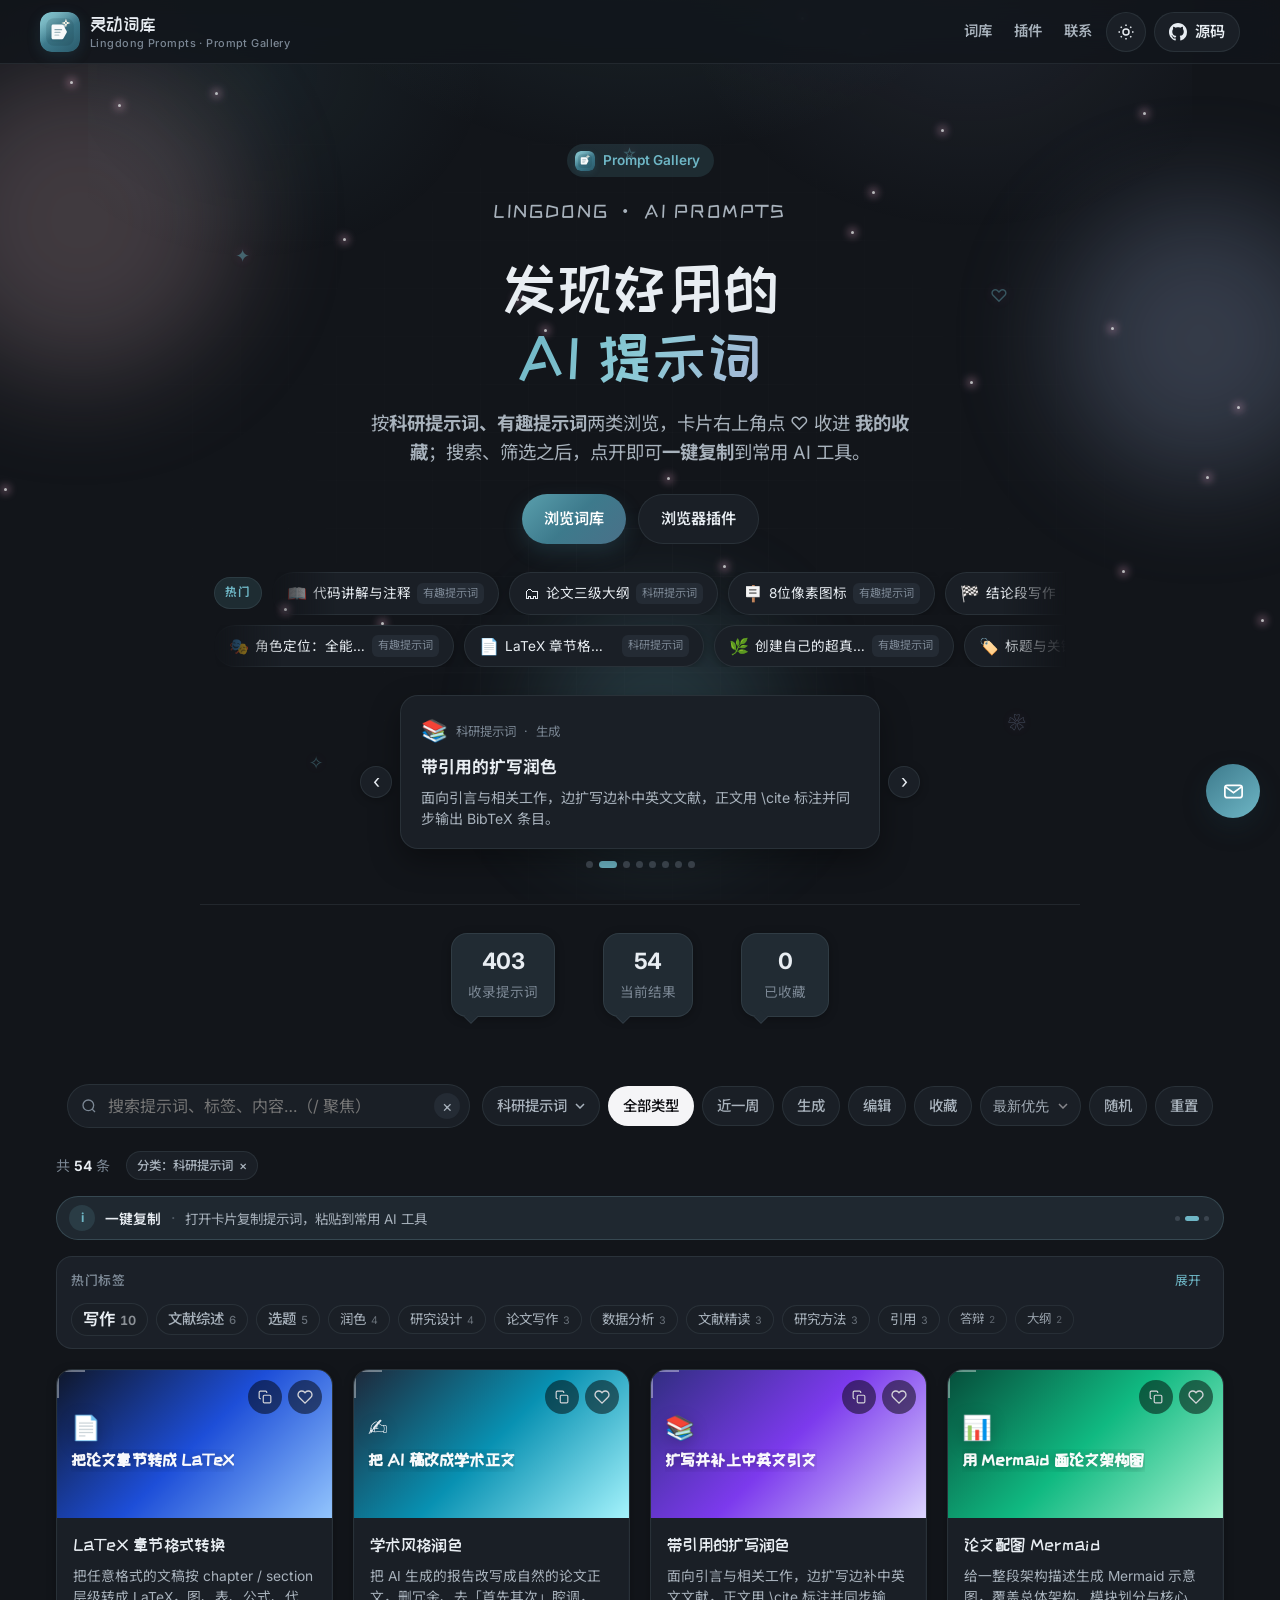
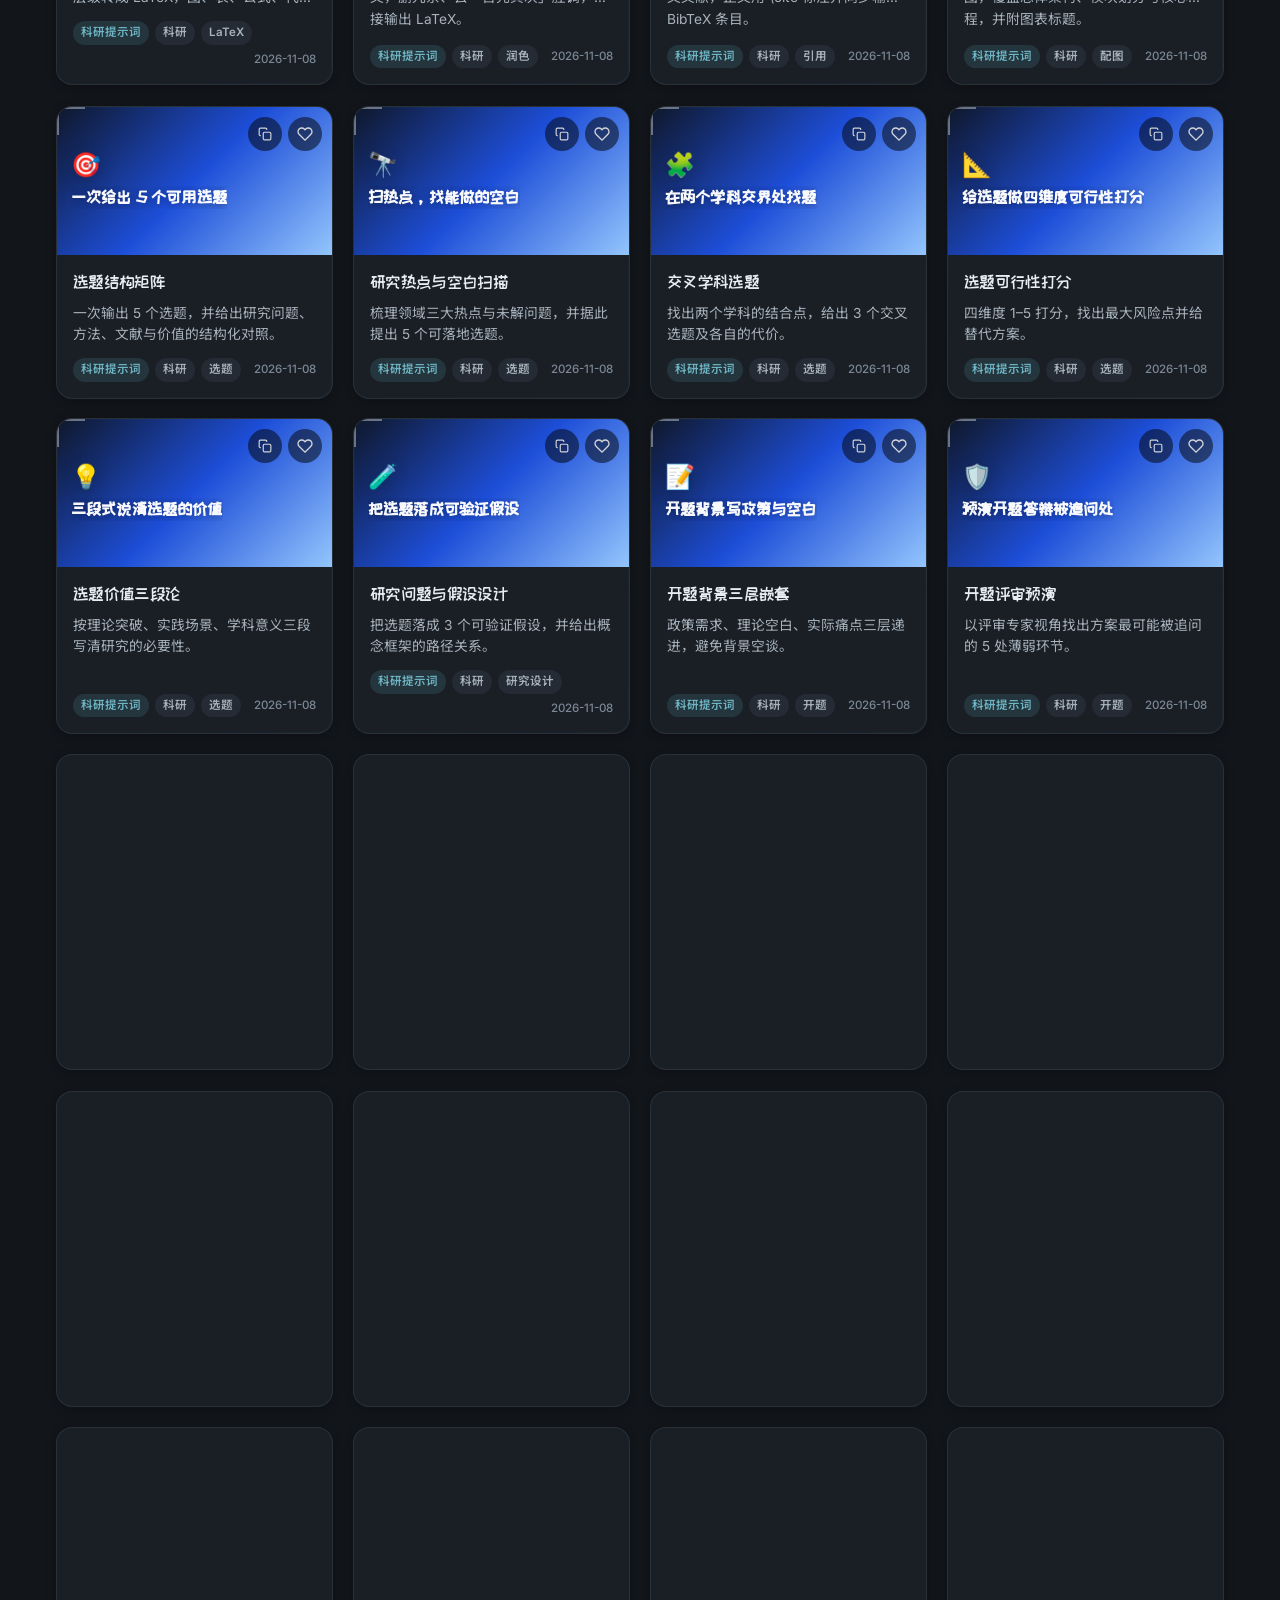
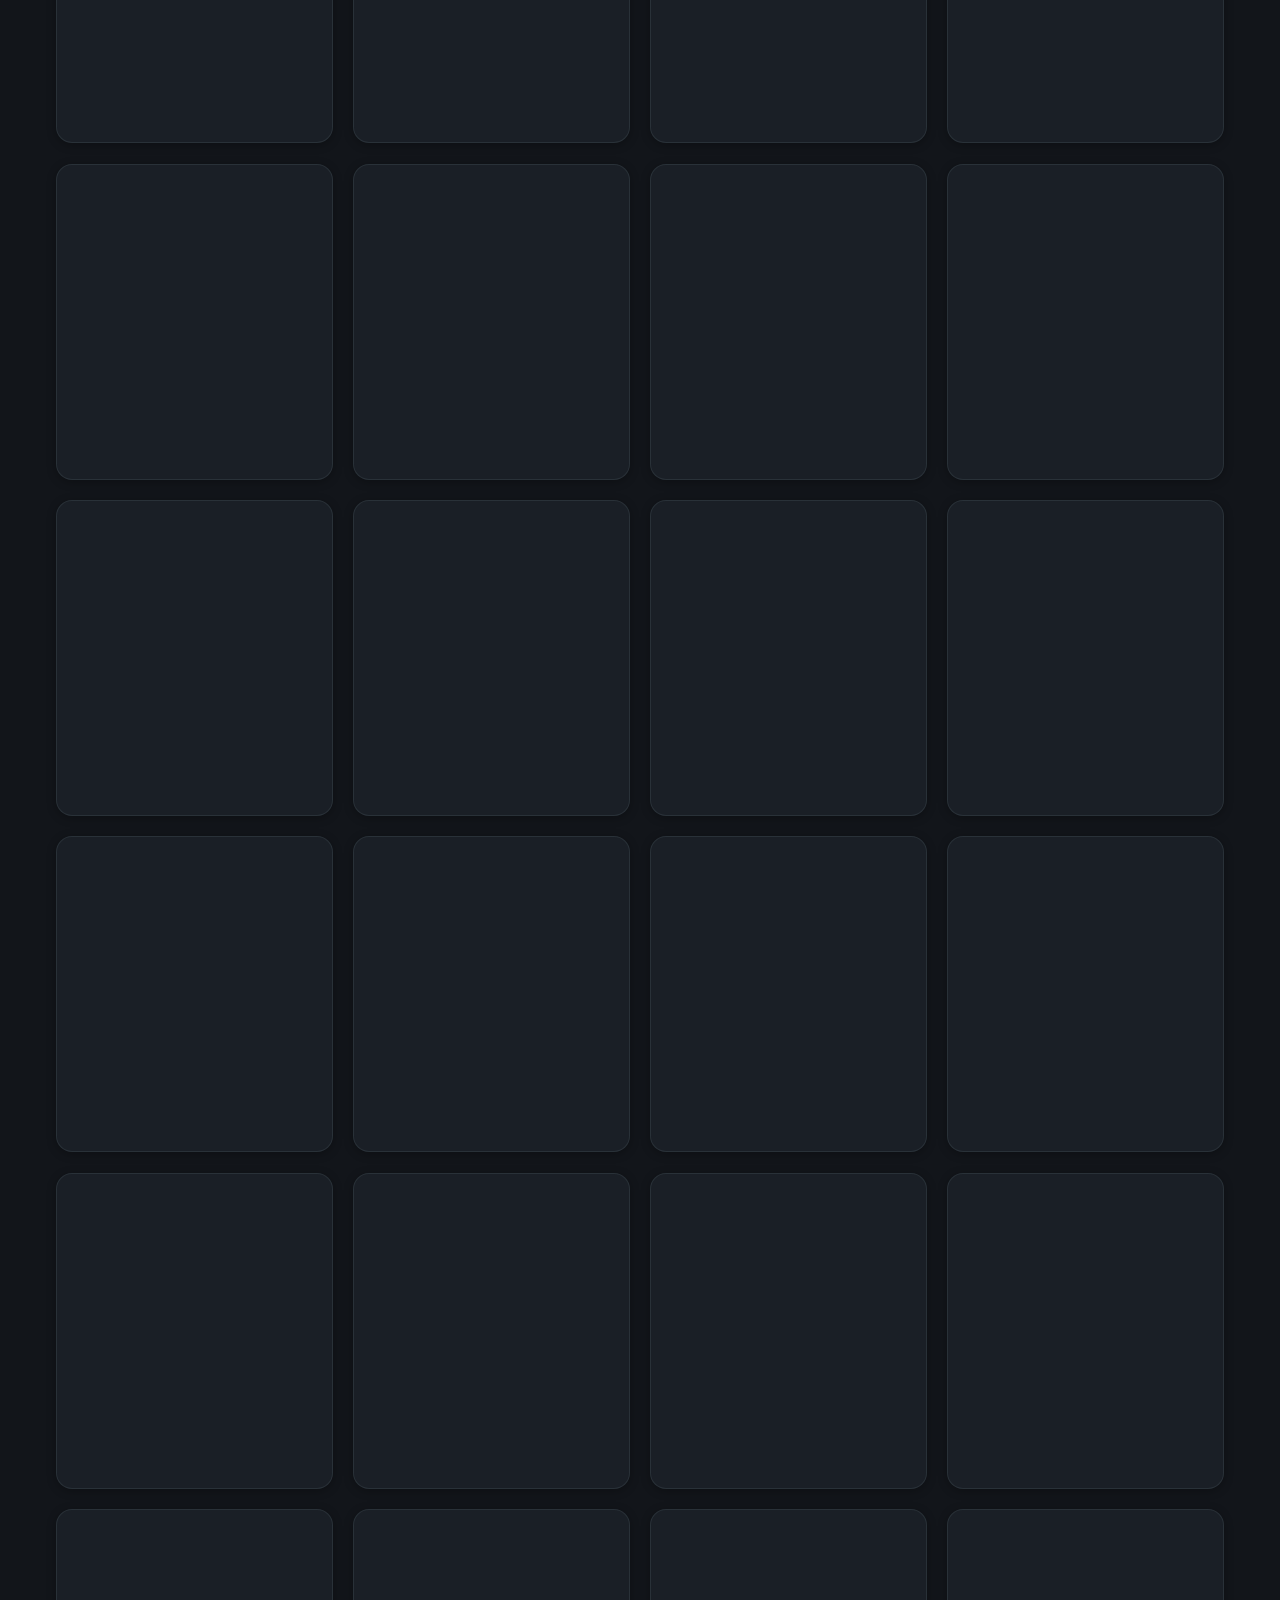
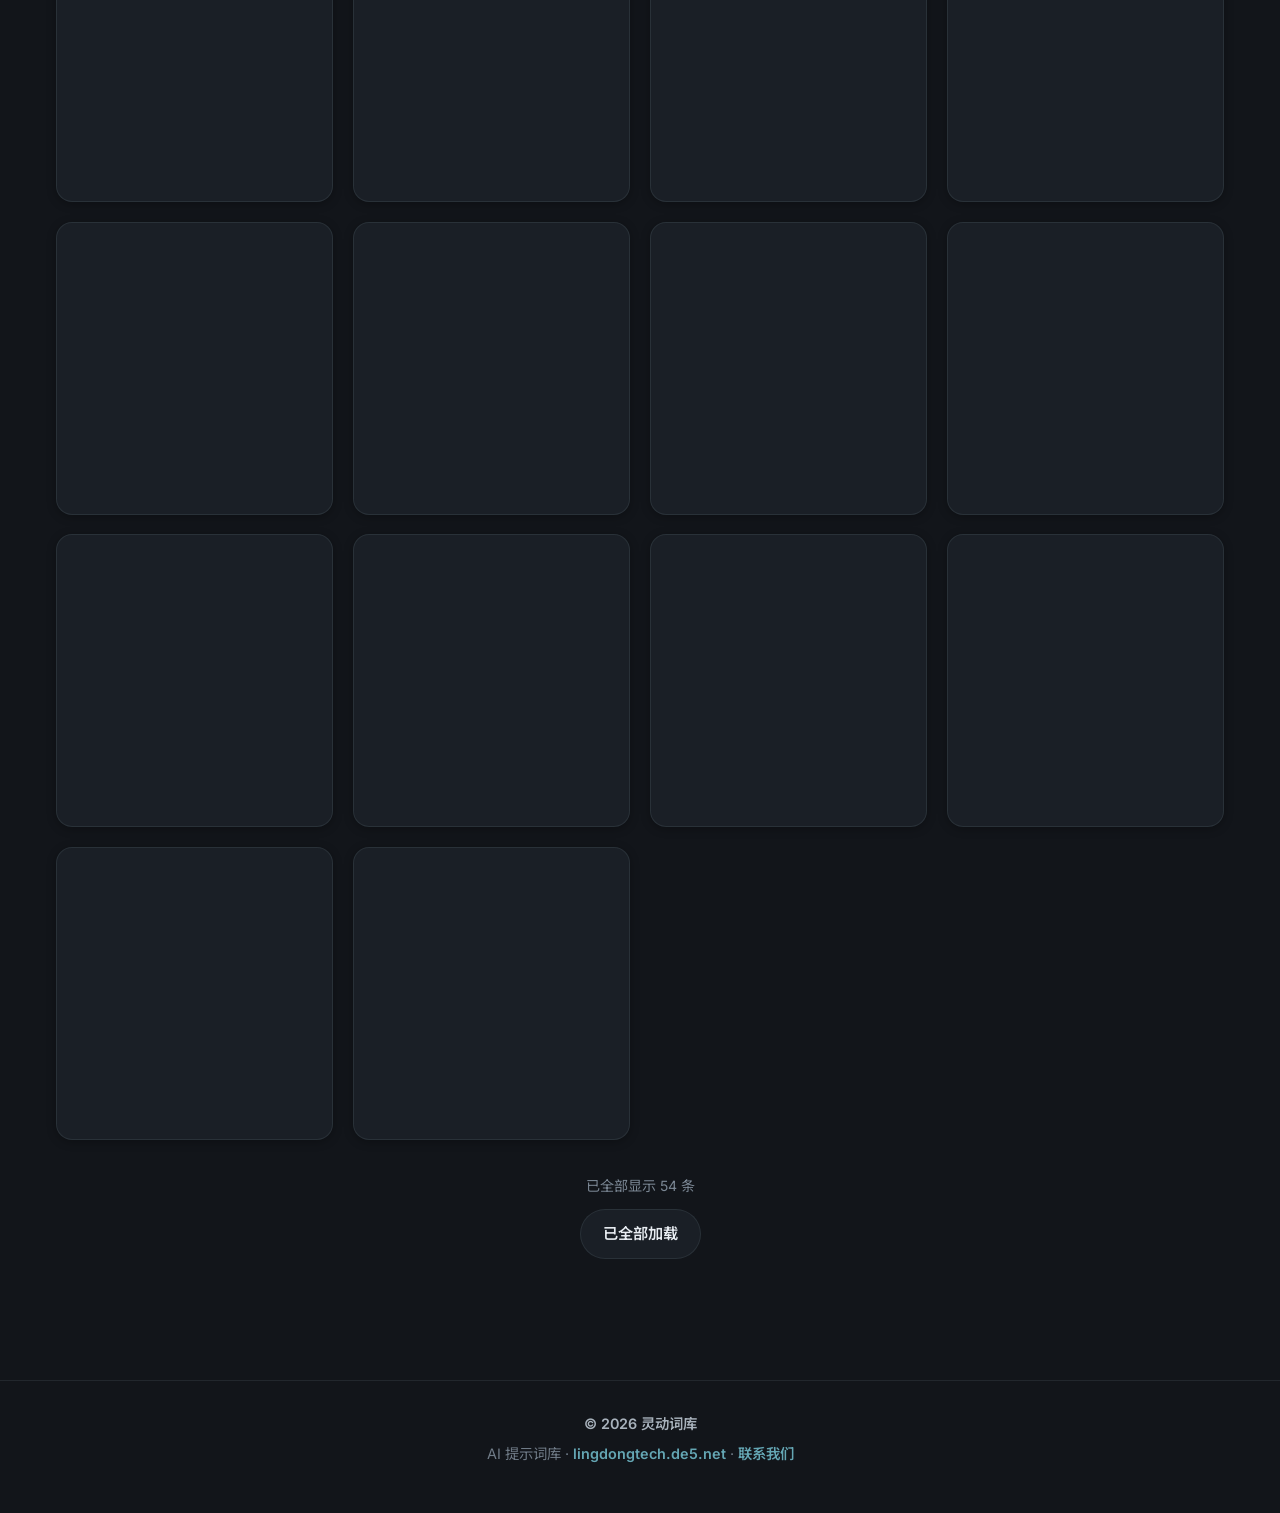
<file: index.html>
<!DOCTYPE html>
<html lang="zh-CN">
<head>
  <meta charset="UTF-8" />
  <meta name="viewport" content="width=device-width, initial-scale=1.0" />
  <title>灵动词库 — AI 提示词库</title>
  <meta name="description" content="灵动词库：可搜索、可筛选、一键复制的 AI 提示词库。覆盖图像生成/编辑、海报、二次元、写作、编程与提示工程等分类。" />
  <meta name="keywords" content="灵动词库, AI 提示词, Prompt, 提示词库, 二次元, 图像生成, Lingdong" />
  <meta name="author" content="Lingdong" />
  <meta name="theme-color" content="#3d7a8c" />
  <meta name="color-scheme" content="light dark" />
  <meta name="referrer" content="strict-origin-when-cross-origin" />
  <meta property="og:type" content="website" />
  <meta property="og:locale" content="zh_CN" />
  <meta property="og:url" content="https://lingdongtech.de5.net/" />
  <meta property="og:title" content="灵动词库 — AI 提示词库" />
  <meta property="og:description" content="可搜索筛选的提示词画廊，一键复制即用。" />
  <meta name="twitter:card" content="summary" />
  <link rel="canonical" href="https://lingdongtech.de5.net/" />
  <link rel="icon" href="assets/favicon.svg" type="image/svg+xml" />
  <link rel="apple-touch-icon" href="assets/logo-mark.svg" />
  <link rel="preconnect" href="https://fonts.googleapis.com" />
  <link rel="preconnect" href="https://fonts.gstatic.com" crossorigin />
  <link href="https://fonts.googleapis.com/css2?family=Inter:wght@400;500;600;700;800&family=Noto+Sans+SC:wght@400;500;700;900&family=ZCOOL+KuaiLe&display=swap" rel="stylesheet" />
  <link rel="stylesheet" href="css/styles.css" />
</head>
<body class="anime-skin brand-lingdong">
  <a class="skip-link" href="#gallery">跳到提示词库</a>
  <div class="bg-layer" aria-hidden="true">
    <div class="orb orb-a"></div>
    <div class="orb orb-b"></div>
    <div class="orb orb-c"></div>
    <div class="starfield" id="starfield"></div>
    <div class="grid-glow"></div>
    <div class="sakura-field" id="sakuraField"></div>
  </div>

  <header class="site-header">
    <a href="#" class="logo" aria-label="灵动词库首页">
      <span class="logo-mark" aria-hidden="true">
        <img src="assets/logo-mark.svg" width="38" height="38" alt="" decoding="async" />
      </span>
      <span class="logo-text">
        <strong>灵动词库</strong>
        <small>Lingdong · Prompt Gallery</small>
      </span>
    </a>
    <nav class="header-nav" aria-label="站内导航">
      <a href="#gallery">词库</a>
      <a href="extension.html">插件</a>
      <a href="mailto:funjack15500@gmail.com" data-open-contact>联系</a>
    </nav>
    <div class="header-actions">
      <button type="button" class="icon-btn" id="themeToggle" aria-label="切换主题"></button>
      <a class="btn btn-secondary" href="https://github.com" target="_blank" rel="noopener" id="githubLink" style="padding: 8px 14px; height: 40px;">
        <svg height="18" width="18" viewBox="0 0 16 16" fill="currentColor" aria-hidden="true">
          <path d="M8 0C3.58 0 0 3.58 0 8c0 3.54 2.29 6.53 5.47 7.59.4.07.55-.17.55-.38 0-.19-.01-.82-.01-1.49-2.01.37-2.53-.49-2.69-.94-.09-.23-.48-.94-.82-1.13-.28-.15-.68-.52-.01-.53.63-.01 1.08.58 1.23.82.72 1.21 1.87.87 2.33.66.07-.52.28-.87.51-1.07-1.78-.2-3.64-.89-3.64-3.95 0-.87.31-1.59.82-2.15-.08-.2-.36-1.02.08-2.12 0 0 .67-.21 2.2.82.64-.18 1.32-.27 2-.27.68 0 1.36.09 2 .27 1.53-1.04 2.2-.82 2.2-.82.44 1.1.16 1.92.08 2.12.51.56.82 1.27.82 2.15 0 3.07-1.87 3.75-3.65 3.95.29.25.54.73.54 1.48 0 1.07-.01 1.93-.01 2.2 0 .21.15.46.55.38A8.013 8.013 0 0016 8c0-4.42-3.58-8-8-8z"></path>
        </svg>
        <span class="header-github-text">源码</span>
      </a>
    </div>
  </header>

  <section class="hero">
    <div class="hero-glow" aria-hidden="true"></div>
    <div class="hero-deco" aria-hidden="true">
      <span class="deco-float d1">✦</span>
      <span class="deco-float d2">♡</span>
      <span class="deco-float d3">✧</span>
      <span class="deco-float d4">❀</span>
      <span class="deco-float d5">☆</span>
    </div>
    <div class="hero-badge">
      <img class="hero-badge-logo" src="assets/logo-mark.svg" width="18" height="18" alt="" aria-hidden="true" />
      Prompt Gallery
    </div>
    <p class="hero-kicker">LINGDONG · AI PROMPTS</p>
    <h1 class="hero-title">发现好用的<br /><span>AI 提示词</span></h1>
    <p class="hero-lead">
      按<strong>科研提示词、有趣提示词</strong>两类浏览，卡片右上角点 ♡ 收进
      <strong>我的收藏</strong>；搜索、筛选之后，点开即可<strong>一键复制</strong>到常用 AI 工具。
    </p>
    <div class="hero-actions">
      <a href="#gallery" class="btn btn-primary">浏览词库</a>
      <a href="extension.html" class="btn btn-secondary">浏览器插件</a>
    </div>

    <!-- 滚动播报：热门条目 -->
    <div class="hero-ticker" aria-label="词库滚动预览">
      <div class="ticker-label">热门</div>
      <div class="ticker-viewport">
        <div class="ticker-track" id="tickerTrackA"></div>
      </div>
    </div>
    <div class="hero-ticker hero-ticker-b" aria-hidden="true">
      <div class="ticker-viewport">
        <div class="ticker-track ticker-track-rev" id="tickerTrackB"></div>
      </div>
    </div>

    <!-- 精选卡片轮播 -->
    <div class="hero-spotlight" id="heroSpotlight" aria-label="精选提示词轮播">
      <button type="button" class="spotlight-nav prev" id="spotPrev" aria-label="上一条">‹</button>
      <div class="spotlight-stage" id="spotlightStage"></div>
      <button type="button" class="spotlight-nav next" id="spotNext" aria-label="下一条">›</button>
      <div class="spotlight-dots" id="spotlightDots"></div>
    </div>

    <div class="stats">
      <div class="stat bubble-stat">
        <strong id="totalCount">0</strong>
        <span>收录提示词</span>
      </div>
      <div class="stat bubble-stat">
        <strong id="resultCount">0</strong>
        <span>当前结果</span>
      </div>
      <div class="stat bubble-stat">
        <strong id="favCount">0</strong>
        <span>已收藏</span>
      </div>
    </div>
  </section>

  <section id="gallery" class="gallery">
    <div class="controls" id="controlsBar">
      <div class="search-bar">
        <svg width="16" height="16" viewBox="0 0 24 24" fill="none" stroke="currentColor" stroke-width="2" aria-hidden="true">
          <circle cx="11" cy="11" r="8"></circle>
          <line x1="21" y1="21" x2="16.65" y2="16.65"></line>
        </svg>
        <input type="search" id="searchInput" placeholder="搜索提示词、标签、内容…（/ 聚焦）" autocomplete="off" aria-label="搜索提示词" aria-controls="promptsGrid" />
        <button type="button" class="search-clear" id="searchClear" aria-label="清除搜索" hidden>×</button>
      </div>
      <div class="filters">
        <div class="category-dropdown">
          <button type="button" class="category-trigger" id="categoryTrigger" aria-haspopup="listbox" aria-expanded="false" aria-controls="categoryOptions">
            <span id="categoryText">全部分类</span>
            <svg width="10" height="6" viewBox="0 0 10 6" fill="none" stroke="currentColor" stroke-width="1.5" aria-hidden="true">
              <path d="M1 1L5 5L9 1" />
            </svg>
          </button>
          <div class="category-options" id="categoryOptions" role="listbox" aria-label="提示词分类"></div>
        </div>
        <button type="button" class="filter-btn active" data-filter="all">全部类型</button>
        <button type="button" class="filter-btn" data-filter="recent-week">近一周</button>
        <button type="button" class="filter-btn" data-filter="generate">生成</button>
        <button type="button" class="filter-btn" data-filter="edit">编辑</button>
        <button type="button" class="filter-btn" data-filter="favorites">收藏</button>
        <label class="sort-wrap">
          <span class="sr-only">排序</span>
          <select id="sortSelect" class="sort-select" aria-label="排序方式">
            <option value="newest">最新优先</option>
            <option value="oldest">最早优先</option>
            <option value="title">标题 A–Z</option>
            <option value="category">按分类</option>
            <option value="random">随机浏览</option>
          </select>
        </label>
        <button type="button" class="filter-btn" id="shuffleBtn" title="随机打乱">随机</button>
        <button type="button" class="filter-btn filter-reset" id="resetFilters" title="重置筛选">重置</button>
      </div>
    </div>

    <div class="toolbar-meta">
      <p class="result-line" id="resultLine">共 <strong id="resultCountInline">0</strong> 条</p>
      <div class="active-chips" id="activeChips" hidden></div>
    </div>

    <div class="announcement" id="announcement" aria-live="polite">
      <span class="announcement-icon" aria-hidden="true">i</span>
      <div id="announcementSlides"></div>
      <div class="announcement-dots" id="announcementDots"></div>
    </div>

    <div class="tag-cloud-wrap" id="tagCloudWrap">
      <div class="tag-cloud-head">
        <div class="tag-cloud-head-left">
          <span>热门标签</span>
        </div>
        <div class="tag-cloud-actions">
          <button type="button" class="tag-cloud-clear" id="tagCloudClear" hidden>清除</button>
          <button type="button" class="tag-cloud-toggle" id="tagCloudToggle" hidden>展开</button>
        </div>
      </div>
      <div class="tag-cloud is-collapsed" id="tagCloud" role="list" aria-label="热门标签"></div>
    </div>

    <div id="promptsGrid" class="grid" aria-live="polite" aria-busy="true">
      <div class="loading-state" role="status">
        <span class="loading-spinner" aria-hidden="true"></span>
        <strong>正在加载词库…</strong>
      </div>
    </div>

    <div class="load-more-wrap" id="loadMoreWrap" hidden>
      <p class="load-more-hint" id="loadMoreHint"></p>
      <button type="button" class="btn btn-secondary" id="loadMoreBtn">加载更多</button>
      <div class="load-more-sentinel" id="loadMoreSentinel" aria-hidden="true"></div>
    </div>
  </section>

  <footer class="site-footer">
    <p class="footer-brand">© <span id="footerYear">2026</span> <span id="footerName">灵动词库</span></p>
    <p class="footer-sub">AI 提示词库 · <a href="https://lingdongtech.de5.net/" id="footerSite">lingdongtech.de5.net</a> · <a href="mailto:funjack15500@gmail.com" data-open-contact>联系我们</a></p>
  </footer>

  <!-- Modal -->
  <div class="modal-backdrop" id="modalBackdrop" role="dialog" aria-modal="true" aria-labelledby="modalTitle" aria-describedby="modalSummary" aria-hidden="true">
    <div class="modal" tabindex="-1">
      <div class="modal-cover" id="modalCover">
        <button type="button" class="modal-close" id="modalClose" aria-label="关闭">
          <svg width="18" height="18" viewBox="0 0 24 24" fill="none" stroke="currentColor" stroke-width="2">
            <path d="M18 6L6 18M6 6l12 12" />
          </svg>
        </button>
      </div>
      <div class="modal-body">
        <h2 id="modalTitle">标题</h2>
        <p class="modal-summary" id="modalSummary"></p>
        <div class="modal-tags" id="modalTags"></div>
        <div class="prompt-meta-row">
          <span class="prompt-len" id="promptLen"></span>
          <span class="prompt-date" id="modalDate"></span>
        </div>
        <div class="prompt-box" id="modalPrompt"></div>
        <div class="modal-nav-row">
          <button type="button" class="btn btn-ghost modal-nav-btn" id="modalPrev" aria-label="上一条">‹ 上一条</button>
          <span class="modal-pos" id="modalPos"></span>
          <button type="button" class="btn btn-ghost modal-nav-btn" id="modalNext" aria-label="下一条">下一条 ›</button>
        </div>
        <div class="modal-actions">
          <button type="button" class="btn btn-primary" id="copyBtn">复制提示词</button>
          <button type="button" class="btn btn-secondary" id="modalFavBtn">收藏</button>
          <button type="button" class="btn btn-ghost" id="shareBtn">复制链接</button>
        </div>
      </div>
    </div>
  </div>

  <button type="button" class="back-top" id="backTop" aria-label="回到顶部" title="回到顶部">
    <svg width="18" height="18" viewBox="0 0 24 24" fill="none" stroke="currentColor" stroke-width="2.2" aria-hidden="true">
      <path d="M12 19V5M5 12l7-7 7 7" />
    </svg>
  </button>

  <div class="toast" id="toast" role="status"></div>

    <div class="contact-widget" data-contact-widget>
    <div class="cw-panel" id="cwPanel" aria-hidden="true">
      <div class="cw-head">
        <h3>联系我们</h3>
        <button type="button" class="cw-min" aria-label="收起为悬浮球" title="收起为悬浮球">—</button>
      </div>
      <div class="cw-body">
        <a class="cw-item" href="mailto:funjack15500@gmail.com">
          <span class="cw-label">Email</span>
          <span class="cw-value">funjack15500@gmail.com</span>
        </a>
        <a class="cw-item" href="https://github.com/funjack15500-a11y/git-romate/issues" target="_blank" rel="noopener">
          <span class="cw-label">GitHub Issues</span>
          <span class="cw-value">提问题 · 投稿 · 报错</span>
        </a>
        <a class="cw-item" href="extension.html">
          <span class="cw-label">浏览器插件</span>
          <span class="cw-value">下载 · 安装 · 排障</span>
        </a>
      </div>
      <p class="cw-note">邮件直接点开写信，Issues 里公开反馈。</p>
    </div>
    <button type="button" class="cw-ball" aria-expanded="false" aria-controls="cwPanel" aria-label="打开联系方式" title="联系我们">
      <svg viewBox="0 0 24 24" fill="none" stroke="currentColor" stroke-width="1.8" stroke-linecap="round" aria-hidden="true">
        <rect x="3" y="5.5" width="18" height="13" rx="2.6" />
        <path d="M3.6 7.2l8.4 6 8.4-6" />
      </svg>
    </button>
  </div>

  <noscript><p class="noscript">此页面需要启用 JavaScript 才能搜索、筛选和复制提示词。</p></noscript>
  <script src="js/config.js" defer></script>
  <script src="js/app.js" defer></script>
  <script src="js/contact-widget.js" defer></script>
</body>
</html>
</file>
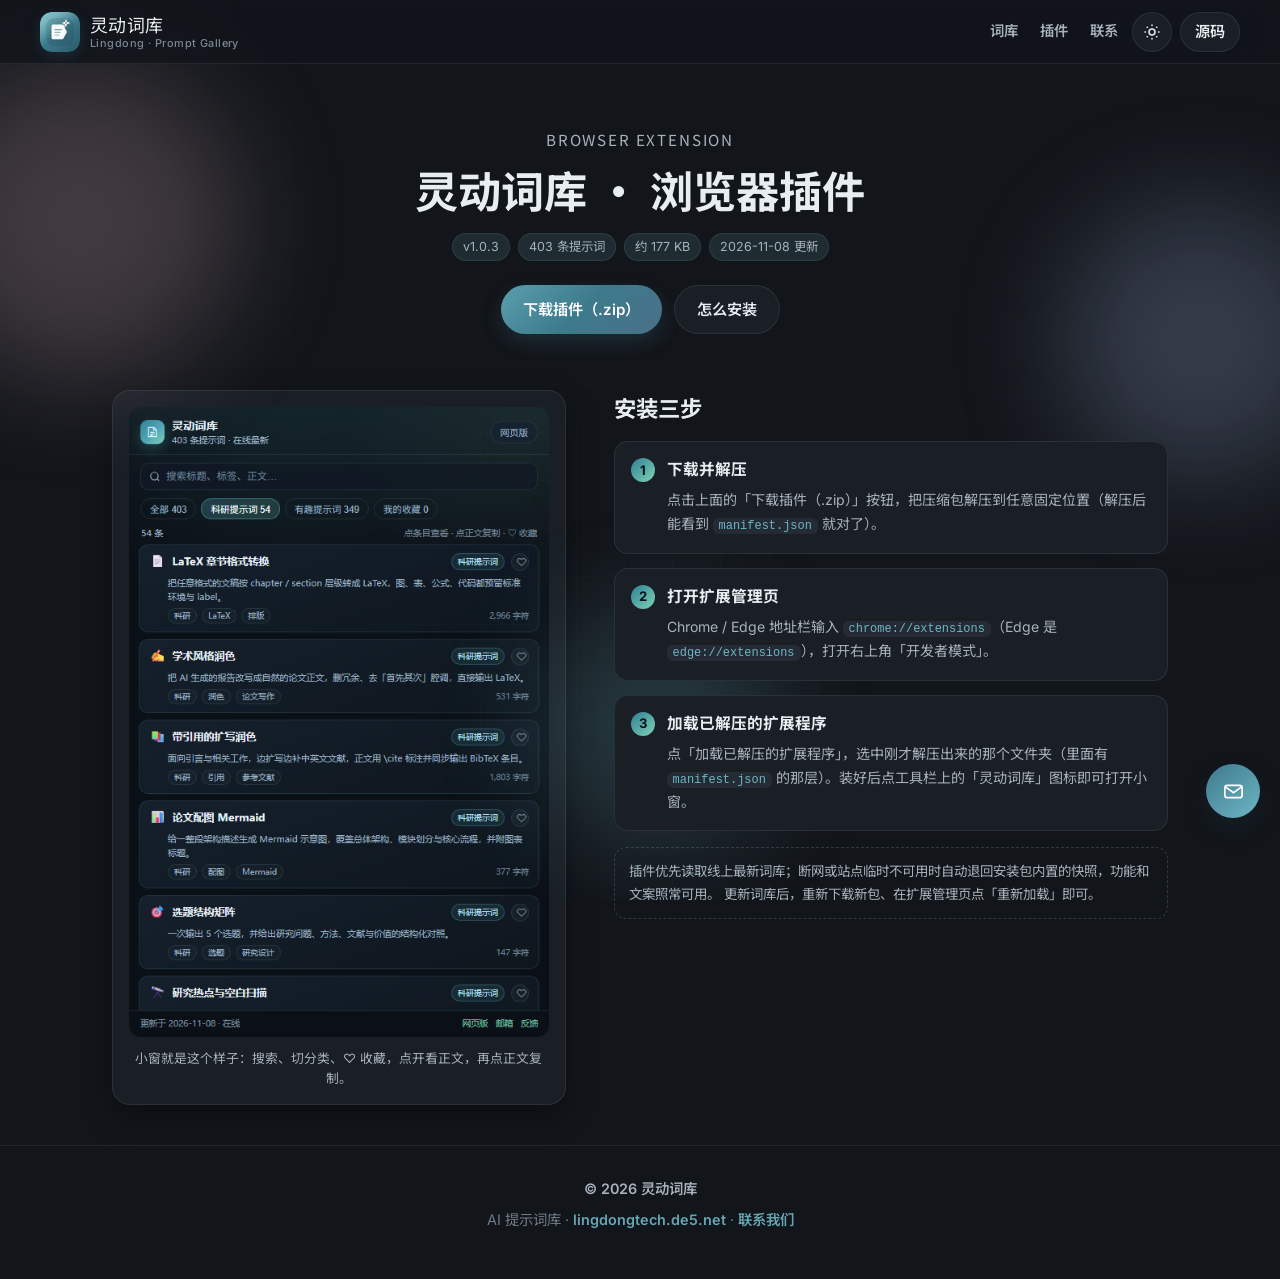
<file: extension.html>
<!DOCTYPE html>
<html lang="zh-CN">
<head>
  <meta charset="UTF-8" />
  <meta name="viewport" content="width=device-width, initial-scale=1.0" />
  <title>浏览器插件 — 灵动词库</title>
  <meta name="description" content="下载灵动词库浏览器插件：点一下图标弹出小窗，列出全部 AI 提示词，点开先看正文，再点正文复制。" />
  <meta name="theme-color" content="#3d7a8c" />
  <meta name="color-scheme" content="light dark" />
  <meta name="referrer" content="strict-origin-when-cross-origin" />
  <meta property="og:type" content="website" />
  <meta property="og:title" content="浏览器插件 — 灵动词库" />
  <meta property="og:description" content="小窗浏览，点开先看正文，点正文即复制。" />
  <meta property="og:url" content="https://lingdongtech.de5.net/extension.html" />
  <link rel="canonical" href="https://lingdongtech.de5.net/extension.html" />
  <link rel="icon" href="assets/favicon.svg" type="image/svg+xml" />
  <link rel="apple-touch-icon" href="assets/logo-mark.svg" />
  <link rel="preconnect" href="https://fonts.googleapis.com" />
  <link rel="preconnect" href="https://fonts.gstatic.com" crossorigin />
  <link href="https://fonts.googleapis.com/css2?family=Inter:wght@400;500;600;700;800&family=Noto+Sans+SC:wght@400;500;700;900&display=swap" rel="stylesheet" />
  <link rel="stylesheet" href="css/styles.css" />
  <script>
    (function () {
      var key = "spark-prompts-theme";
      var theme = "dark";
      try {
        var saved = localStorage.getItem(key);
        if (saved === "light" || saved === "dark") theme = saved;
      } catch (error) {
        /* 隐私模式下忽略 */
      }
      document.documentElement.setAttribute("data-theme", theme);
    })();
  </script>
</head>
<body class="anime-skin brand-lingdong">
  <a class="skip-link" href="#install">跳到安装说明</a>
  <div class="bg-layer" aria-hidden="true">
    <div class="orb orb-a"></div>
    <div class="orb orb-b"></div>
    <div class="orb orb-c"></div>
    <div class="starfield" id="starfield"></div>
    <div class="grid-glow"></div>
  </div>

  <header class="site-header">
    <a href="index.html" class="logo" aria-label="灵动词库首页">
      <span class="logo-mark" aria-hidden="true">
        <img src="assets/logo-mark.svg" width="38" height="38" alt="" decoding="async" />
      </span>
      <span class="logo-text">
        <strong>灵动词库</strong>
        <small>Lingdong · Prompt Gallery</small>
      </span>
    </a>
    <nav class="header-nav" aria-label="站内导航">
      <a href="index.html#gallery">词库</a>
      <a href="extension.html" aria-current="page">插件</a>
      <a href="mailto:funjack15500@gmail.com" data-open-contact>联系</a>
    </nav>
    <div class="header-actions">
      <button type="button" class="icon-btn" id="themeToggle" aria-label="切换主题"></button>
      <a class="btn btn-secondary" href="https://github.com/funjack15500-a11y/git-romate" target="_blank" rel="noopener" style="padding: 8px 14px; height: 40px;">
        <span class="header-github-text">源码</span>
      </a>
    </div>
  </header>

  <section class="plugin-hero">
    <p class="hero-kicker">BROWSER EXTENSION</p>
    <h1 class="plugin-title">灵动词库 · 浏览器插件</h1>
    <div class="plugin-meta">
      <span>v1.0.3</span>
      <span>403 条提示词</span>
      <span>约 177 KB</span>
      <span>2026-11-08 更新</span>
    </div>
    <div class="plugin-actions">
      <a class="btn btn-primary" href="downloads/lingdong-prompts-extension.zip" download="lingdong-prompts-extension.zip">下载插件（.zip）</a>
      <a class="btn btn-secondary" href="#install">怎么安装</a>
    </div>
  </section>

  <section class="plugin-grid">
    <figure class="plugin-shot">
      <img src="assets/extension-preview.png" alt="插件小窗：搜索框、分类切换和提示词列表" loading="lazy" decoding="async" />
      <figcaption>小窗就是这个样子：搜索、切分类、♡ 收藏，点开看正文，再点正文复制。</figcaption>
    </figure>

    <div class="plugin-steps" id="install">
      <h2>安装三步</h2>
      <ol>
        <li>
          <strong>下载并解压</strong>
          <p>点击上面的「下载插件（.zip）」按钮，把压缩包解压到任意固定位置（解压后能看到 <code>manifest.json</code> 就对了）。</p>
        </li>
        <li>
          <strong>打开扩展管理页</strong>
          <p>Chrome / Edge 地址栏输入 <code>chrome://extensions</code>（Edge 是 <code>edge://extensions</code>），打开右上角「开发者模式」。</p>
        </li>
        <li>
          <strong>加载已解压的扩展程序</strong>
          <p>点「加载已解压的扩展程序」，选中刚才解压出来的那个文件夹（里面有 <code>manifest.json</code> 的那层）。装好后点工具栏上的「灵动词库」图标即可打开小窗。</p>
        </li>
      </ol>
      <p class="plugin-note">
        插件优先读取线上最新词库；断网或站点临时不可用时自动退回安装包内置的快照，功能和文案照常可用。
        更新词库后，重新下载新包、在扩展管理页点「重新加载」即可。
      </p>
    </div>
  </section>

  <footer class="site-footer">
    <p class="footer-brand">© <span id="footerYear">2026</span> 灵动词库</p>
    <p class="footer-sub">AI 提示词库 · <a href="https://lingdongtech.de5.net/">lingdongtech.de5.net</a> · <a href="mailto:funjack15500@gmail.com" data-open-contact>联系我们</a></p>
  </footer>

  <div class="contact-widget" data-contact-widget>
    <div class="cw-panel" id="cwPanel" aria-hidden="true">
      <div class="cw-head">
        <h3>联系我们</h3>
        <button type="button" class="cw-min" aria-label="收起为悬浮球" title="收起为悬浮球">—</button>
      </div>
      <div class="cw-body">
        <a class="cw-item" href="mailto:funjack15500@gmail.com">
          <span class="cw-label">Email</span>
          <span class="cw-value">funjack15500@gmail.com</span>
        </a>
        <a class="cw-item" href="https://github.com/funjack15500-a11y/git-romate/issues" target="_blank" rel="noopener">
          <span class="cw-label">GitHub Issues</span>
          <span class="cw-value">提问题 · 投稿 · 报错</span>
        </a>
        <a class="cw-item" href="extension.html">
          <span class="cw-label">浏览器插件</span>
          <span class="cw-value">下载 · 安装 · 排障</span>
        </a>
      </div>
      <p class="cw-note">邮件直接点开写信，Issues 里公开反馈。</p>
    </div>
    <button type="button" class="cw-ball" aria-expanded="false" aria-controls="cwPanel" aria-label="打开联系方式" title="联系我们">
      <svg viewBox="0 0 24 24" fill="none" stroke="currentColor" stroke-width="1.8" stroke-linecap="round" aria-hidden="true">
        <rect x="3" y="5.5" width="18" height="13" rx="2.6" />
        <path d="M3.6 7.2l8.4 6 8.4-6" />
      </svg>
    </button>
  </div>

  <script>
    (function () {
      var y = document.getElementById("footerYear");
      if (y) y.textContent = String(new Date().getFullYear());

      var KEY = "spark-prompts-theme";
      var btn = document.getElementById("themeToggle");
      var sun =
        '<svg width="18" height="18" viewBox="0 0 24 24" fill="none" stroke="currentColor" stroke-width="2"><circle cx="12" cy="12" r="4"/><path d="M12 2v2M12 20v2M4.93 4.93l1.41 1.41M17.66 17.66l1.41 1.41M2 12h2M20 12h2M4.93 19.07l1.41-1.41M17.66 6.34l1.41-1.41"/></svg>';
      var moon =
        '<svg width="18" height="18" viewBox="0 0 24 24" fill="none" stroke="currentColor" stroke-width="2"><path d="M21 12.79A9 9 0 1 1 11.21 3 7 7 0 0 0 21 12.79z"/></svg>';

      function paint(theme) {
        var meta = document.querySelector('meta[name="theme-color"]');
        if (meta) meta.content = theme === "dark" ? "#12151a" : "#f5f4f1";
        if (!btn) return;
        btn.innerHTML = theme === "dark" ? sun : moon;
        btn.setAttribute("aria-label", theme === "dark" ? "切换浅色模式" : "切换深色模式");
      }

      paint(document.documentElement.getAttribute("data-theme") || "dark");

      if (btn) {
        btn.addEventListener("click", function () {
          var cur = document.documentElement.getAttribute("data-theme") === "dark" ? "dark" : "light";
          var next = cur === "dark" ? "light" : "dark";
          document.documentElement.setAttribute("data-theme", next);
          try {
            localStorage.setItem(KEY, next);
          } catch (error) {
            /* 隐私模式下忽略 */
          }
          paint(next);
        });
      }
    })();
  </script>
  <script src="js/contact-widget.js" defer></script>
</body>
</html>
</file>
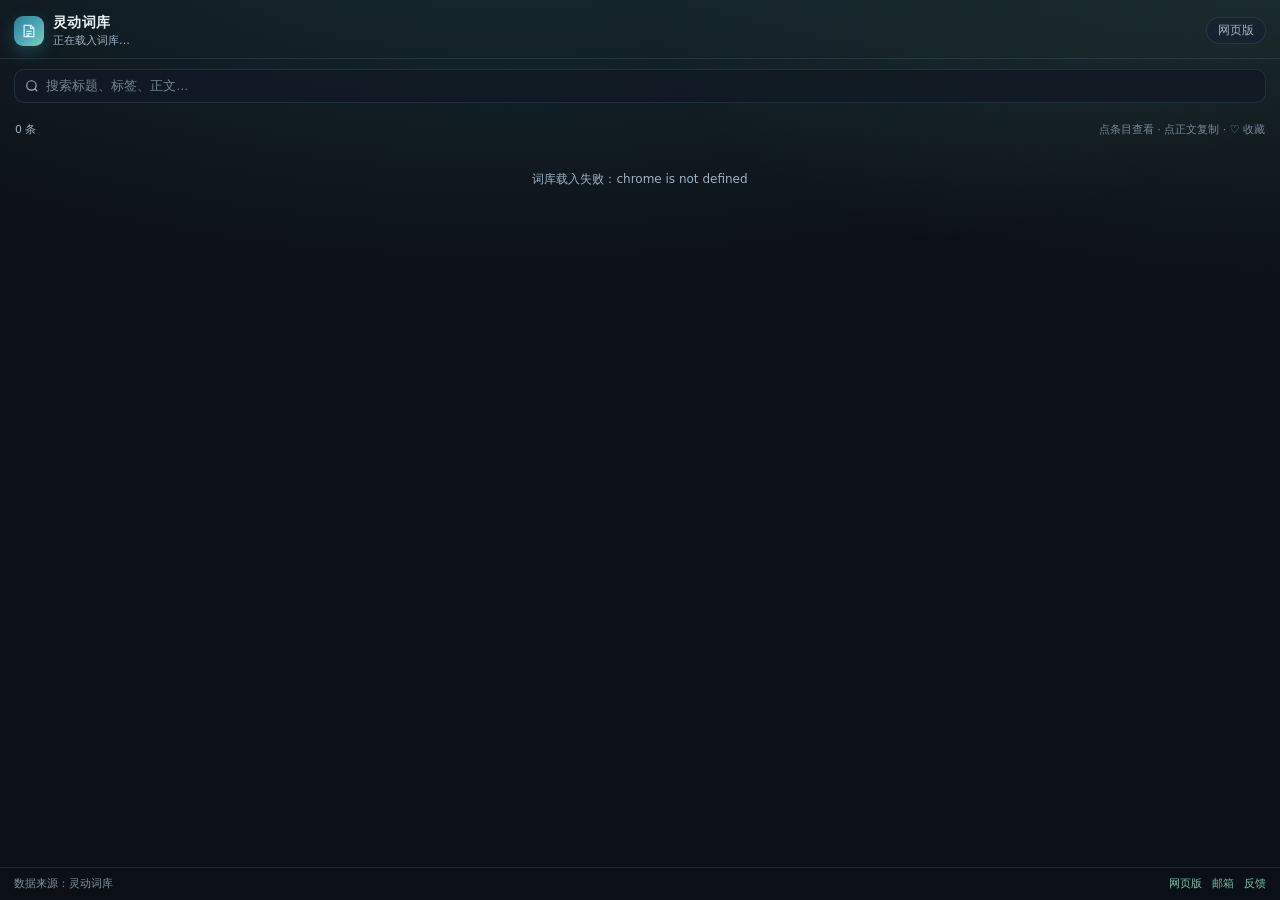
<file: extension/popup.html>
<!DOCTYPE html>
<html lang="zh-CN">
<head>
  <meta charset="UTF-8" />
  <meta name="color-scheme" content="dark" />
  <title>灵动词库 · 提示词小窗</title>
  <link rel="stylesheet" href="popup.css" />
</head>
<body>
  <header class="top">
    <div class="brand">
      <span class="mark" aria-hidden="true">
        <svg viewBox="0 0 24 24" width="18" height="18" fill="none" stroke="currentColor" stroke-width="1.7">
          <path d="M5.5 4.5h9l4 4v11h-13z" />
          <path d="M14 4.5v4h4" />
          <path d="M8.5 12.5h7M8.5 15.5h7M8.5 18h4" />
        </svg>
      </span>
      <div class="brand-text">
        <strong>灵动词库</strong>
        <span id="metaLine">正在载入词库…</span>
      </div>
    </div>
    <div class="top-actions">
      <button type="button" class="ghost-btn" id="siteBtn" title="打开网页版">网页版</button>
    </div>
  </header>

  <div class="search-row">
    <svg class="search-icon" width="14" height="14" viewBox="0 0 24 24" fill="none" stroke="currentColor" stroke-width="2" aria-hidden="true">
      <circle cx="11" cy="11" r="8"></circle>
      <line x1="21" y1="21" x2="16.65" y2="16.65"></line>
    </svg>
    <input type="search" id="search" placeholder="搜索标题、标签、正文…" autocomplete="off" aria-label="搜索提示词" />
    <button type="button" class="clear-btn" id="clearBtn" aria-label="清除搜索" hidden>×</button>
  </div>

  <div class="cats" id="cats" role="tablist" aria-label="提示词分类"></div>

  <div class="list-head">
    <span id="listCount">0 条</span>
    <span class="tip">点条目查看 · 点正文复制 · ♡ 收藏</span>
  </div>

  <main class="list" id="list" aria-live="polite">
    <div class="empty-state" id="emptyState">正在载入词库…</div>
  </main>

  <footer class="foot">
    <span id="dataSource">数据来源：灵动词库</span>
    <span class="foot-links">
      <a href="https://lingdongtech.de5.net/" id="siteLink" target="_blank" rel="noopener">网页版</a>
      <a href="mailto:funjack15500@gmail.com" id="mailLink">邮箱</a>
      <a href="https://github.com/funjack15500-a11y/git-romate/issues" id="issuesLink" target="_blank" rel="noopener">反馈</a>
    </span>
  </footer>

  <section class="detail" id="detail" aria-hidden="true" hidden>
    <div class="d-head">
      <button type="button" class="d-back" id="detailBack" aria-label="返回列表">‹ 返回</button>
      <span class="cat-badge" id="detailCat"></span>
      <button type="button" class="row-fav d-fav" id="detailFav" aria-label="加入我的收藏"></button>
    </div>
    <h2 class="d-title" id="detailTitle"></h2>
    <div class="d-tags" id="detailTags"></div>
    <p class="d-summary" id="detailSummary"></p>
    <div class="d-body-wrap">
      <div class="d-body" id="detailBody" role="button" tabindex="0" title="点击复制全文"></div>
      <p class="d-hint">点击上面这段正文即可复制</p>
    </div>
    <footer class="d-foot">
      <button type="button" class="d-copy" id="detailCopy">复制全文</button>
    </footer>
  </section>

  <div class="toast" id="toast" role="status" aria-live="polite"></div>

  <script src="popup.js"></script>
</body>
</html>
</file>
<file: css/styles.css>
/* Spark Prompts — styles (暖雾青绿 · 低饱和舒适) */
:root {
  --bg: #f5f4f1;
  --surface: #fffcf8;
  --surface-2: #eeeae3;
  --text: #1c2128;
  --text-2: #5a6570;
  --text-3: #8b949e;
  --accent: #3d7a8c;
  --accent-hover: #2f6575;
  --accent-soft: rgba(61, 122, 140, 0.12);
  --pink: #a8878e;
  --violet: #6d7fa8;
  --cyan: #4a9aad;
  --border: rgba(45, 55, 65, 0.09);
  --shadow-sm: 0 2px 10px rgba(40, 48, 55, 0.05);
  --shadow-md: 0 12px 30px rgba(40, 48, 55, 0.07);
  --shadow-lg: 0 22px 44px rgba(40, 48, 55, 0.1);
  --radius: 16px;
  --radius-sm: 12px;
  --header-h: 64px;
  --font: "Inter", "Noto Sans SC", "PingFang SC", "Microsoft YaHei", system-ui, sans-serif;
  --display: "ZCOOL KuaiLe", "Noto Sans SC", "PingFang SC", system-ui, sans-serif;
  --ease: cubic-bezier(0.22, 1, 0.36, 1);
}

[data-theme="dark"] {
  --bg: #12151a;
  --surface: #1a1f26;
  --surface-2: #242b34;
  --text: #e8edf2;
  --text-2: #a8b2bc;
  --text-3: #7b8794;
  --accent: #6eb6c5;
  --accent-hover: #8bc9d5;
  --accent-soft: rgba(110, 182, 197, 0.14);
  --pink: #b89aa1;
  --violet: #8fa0c4;
  --cyan: #6eb6c5;
  --border: rgba(180, 200, 215, 0.1);
  --shadow-sm: 0 2px 10px rgba(0, 0, 0, 0.28);
  --shadow-md: 0 12px 30px rgba(0, 0, 0, 0.36);
  --shadow-lg: 0 22px 44px rgba(0, 0, 0, 0.45);
}

*,
*::before,
*::after {
  box-sizing: border-box;
  margin: 0;
  padding: 0;
}

html {
  scroll-behavior: smooth;
}

body {
  font-family: var(--font);
  background: var(--bg);
  color: var(--text);
  line-height: 1.55;
  min-height: 100vh;
  -webkit-font-smoothing: antialiased;
  overflow-x: hidden;
  position: relative;
}

.skip-link {
  position: fixed;
  top: 10px;
  left: 10px;
  z-index: 500;
  padding: 10px 14px;
  border-radius: 10px;
  background: var(--text);
  color: var(--bg);
  font-weight: 700;
  transform: translateY(-150%);
  transition: transform 0.18s var(--ease);
}

.skip-link:focus {
  transform: translateY(0);
}

:where(a, button, input, select, [tabindex]):focus-visible {
  outline: 3px solid color-mix(in srgb, var(--accent) 58%, transparent);
  outline-offset: 3px;
}

/* 樱词风背景层 */
.bg-layer {
  position: fixed;
  inset: 0;
  pointer-events: none;
  z-index: 0;
  overflow: hidden;
}

.site-header,
.hero,
.gallery,
.howto,
.site-footer,
.modal-backdrop,
.back-top,
.toast {
  position: relative;
  z-index: 1;
}

.site-header {
  z-index: 100;
}

.modal-backdrop {
  z-index: 200;
}

.toast {
  z-index: 300;
}

.orb {
  position: absolute;
  border-radius: 50%;
  filter: blur(56px);
  opacity: 0.28;
  animation: floaty 18s ease-in-out infinite;
}

.orb-a {
  width: 320px;
  height: 320px;
  left: -80px;
  top: 60px;
  background: var(--pink);
}

.orb-b {
  width: 280px;
  height: 280px;
  right: -60px;
  top: 200px;
  background: var(--violet);
  animation-delay: -4s;
}

.orb-c {
  width: 240px;
  height: 240px;
  left: 42%;
  bottom: 6%;
  background: var(--cyan);
  animation-delay: -7s;
  opacity: 0.22;
}

.grid-glow {
  position: absolute;
  inset: 0;
  background-image:
    linear-gradient(rgba(61, 122, 140, 0.03) 1px, transparent 1px),
    linear-gradient(90deg, rgba(61, 122, 140, 0.03) 1px, transparent 1px);
  background-size: 48px 48px;
  mask-image: radial-gradient(circle at center, black 18%, transparent 78%);
  opacity: 0.35;
}

[data-theme="dark"] .grid-glow {
  background-image:
    linear-gradient(rgba(255, 255, 255, 0.035) 1px, transparent 1px),
    linear-gradient(90deg, rgba(255, 255, 255, 0.035) 1px, transparent 1px);
}

.sakura-field {
  position: absolute;
  inset: 0;
}

.petal {
  position: absolute;
  top: -24px;
  width: 9px;
  height: 12px;
  background: linear-gradient(135deg, #d5e8ec, #6eb6c5);
  border-radius: 80% 0 80% 0;
  opacity: 0.32;
  animation: fall linear infinite;
  filter: drop-shadow(0 0 4px rgba(61, 122, 140, 0.15));
  --drift: 0px;
}

.petal-b {
  width: 7px;
  height: 10px;
  background: linear-gradient(135deg, #e4e8f0, #8fa0c4);
  border-radius: 70% 0 70% 20%;
}

.petal-c {
  width: 10px;
  height: 9px;
  background: linear-gradient(120deg, #e8f0e8, #8bb89a 70%);
  border-radius: 50% 0 50% 50%;
}

.starfield {
  position: absolute;
  inset: 0;
}

.twinkle {
  position: absolute;
  width: 3px;
  height: 3px;
  border-radius: 50%;
  background: #fff;
  box-shadow: 0 0 8px 2px rgba(255, 182, 220, 0.85);
  animation: twinkle ease-in-out infinite;
  opacity: 0.7;
}

[data-theme="light"] .twinkle {
  background: #f9a8d4;
  box-shadow: 0 0 8px 2px rgba(236, 72, 153, 0.45);
}

@keyframes floaty {
  0%,
  100% {
    transform: translateY(0) scale(1);
  }
  50% {
    transform: translateY(-28px) scale(1.05);
  }
}

@keyframes fall {
  0% {
    transform: translate3d(0, -10vh, 0) rotate(0deg);
  }
  100% {
    transform: translate3d(var(--drift), 110vh, 0) rotate(420deg);
  }
}

@keyframes twinkle {
  0%,
  100% {
    opacity: 0.25;
    transform: scale(0.8);
  }
  50% {
    opacity: 1;
    transform: scale(1.35);
  }
}

@media (prefers-reduced-motion: reduce) {
  html {
    scroll-behavior: auto;
  }

  *,
  *::before,
  *::after {
    scroll-behavior: auto !important;
    transition-duration: 0.01ms !important;
  }

  .orb,
  .petal,
  .twinkle,
  .deco-float,
  .card-shine,
  .loading-spinner {
    animation: none !important;
  }
}

a {
  color: inherit;
  text-decoration: none;
}

button,
input {
  font: inherit;
}

img {
  max-width: 100%;
  display: block;
}

/* Header */
.site-header {
  position: sticky;
  top: 0;
  z-index: 100;
  height: var(--header-h);
  display: flex;
  align-items: center;
  justify-content: space-between;
  padding: 0 clamp(16px, 4vw, 40px);
  background: color-mix(in srgb, var(--bg) 82%, transparent);
  backdrop-filter: saturate(180%) blur(16px);
  border-bottom: 1px solid var(--border);
}

.logo {
  display: flex;
  align-items: center;
  gap: 10px;
  font-weight: 700;
  font-size: 1.05rem;
  letter-spacing: -0.02em;
}

.logo-text {
  display: flex;
  flex-direction: column;
  line-height: 1.15;
  gap: 2px;
}

.logo-text strong {
  font-family: var(--display);
  font-weight: 400;
  font-size: 1.12rem;
  letter-spacing: 0.02em;
}

.logo-text small {
  font-size: 0.68rem;
  font-weight: 500;
  color: var(--text-3);
  letter-spacing: 0.04em;
}

.logo-mark {
  width: 40px;
  height: 40px;
  border-radius: 12px;
  display: grid;
  place-items: center;
  flex-shrink: 0;
  overflow: hidden;
  box-shadow: 0 4px 14px rgba(61, 122, 140, 0.2);
  background: transparent;
  border: none;
  padding: 0;
  transition: transform 0.2s var(--ease), box-shadow 0.2s var(--ease);
}

.logo-mark img,
.logo-mark svg {
  width: 100%;
  height: 100%;
  display: block;
}

.logo:hover .logo-mark {
  transform: translateY(-1px);
  box-shadow: 0 6px 18px rgba(61, 122, 140, 0.28);
}

.logo-text strong {
  letter-spacing: 0.02em;
}

.header-nav {
  display: flex;
  align-items: center;
  gap: 18px;
  margin-left: auto;
  margin-right: 12px;
  font-size: 0.9rem;
  font-weight: 600;
  color: var(--text-2);
}

.header-nav a {
  position: relative;
  padding: 4px 2px;
  transition: color 0.15s;
}

.header-nav a:hover {
  color: var(--accent);
}

.header-nav a::after {
  content: "";
  position: absolute;
  left: 0;
  right: 0;
  bottom: -4px;
  height: 2px;
  border-radius: 2px;
  background: linear-gradient(90deg, #3d7a8c, #6d7fa8);
  transform: scaleX(0);
  transition: transform 0.2s var(--ease);
}

.header-nav a:hover::after {
  transform: scaleX(1);
}

.header-actions {
  display: flex;
  align-items: center;
  gap: 8px;
}

.icon-btn {
  width: 40px;
  height: 40px;
  border-radius: 999px;
  border: 1px solid var(--border);
  background: var(--surface);
  color: var(--text);
  cursor: pointer;
  display: grid;
  place-items: center;
  transition: background 0.2s var(--ease), transform 0.2s var(--ease);
}

.icon-btn:hover {
  background: var(--surface-2);
  transform: translateY(-1px);
}

.btn {
  display: inline-flex;
  align-items: center;
  justify-content: center;
  gap: 8px;
  padding: 12px 22px;
  border-radius: 999px;
  border: none;
  cursor: pointer;
  font-weight: 600;
  font-size: 0.95rem;
  transition: transform 0.2s var(--ease), background 0.2s, box-shadow 0.2s;
}

.btn:hover {
  transform: translateY(-1px);
}

.btn:active {
  transform: translateY(0);
}

.btn-primary {
  background: linear-gradient(135deg, #5a9fad, #3d7a8c 50%, #4a7088);
  color: #fff;
  box-shadow: 0 8px 20px rgba(61, 122, 140, 0.24);
  text-shadow: none;
}

.btn-primary:hover {
  filter: brightness(1.04);
  background: linear-gradient(135deg, #67aab7, #458796 50%, #547e94);
}

.btn-secondary {
  background: var(--surface);
  color: var(--text);
  border: 1px solid var(--border);
}

.btn-secondary:hover {
  background: var(--surface-2);
}

.btn-ghost {
  background: transparent;
  color: var(--text-2);
  border: 1px solid transparent;
}

.btn-ghost:hover {
  background: var(--surface-2);
  color: var(--text);
}

/* Hero */
.hero {
  position: relative;
  text-align: center;
  padding: clamp(40px, 8vw, 80px) 20px 36px;
  max-width: 920px;
  margin: 0 auto;
}

.hero-glow {
  position: absolute;
  inset: -20% -10% auto;
  height: 70%;
  background:
    radial-gradient(ellipse 50% 60% at 50% 0%, rgba(61, 122, 140, 0.16), transparent 70%),
    radial-gradient(ellipse 40% 50% at 80% 20%, rgba(109, 127, 168, 0.12), transparent 65%),
    radial-gradient(ellipse 35% 45% at 15% 30%, rgba(74, 154, 173, 0.1), transparent 60%);
  pointer-events: none;
  z-index: -1;
}

[data-theme="dark"] .hero-glow {
  background:
    radial-gradient(ellipse 50% 60% at 50% 0%, rgba(110, 182, 197, 0.14), transparent 70%),
    radial-gradient(ellipse 40% 50% at 80% 20%, rgba(143, 160, 196, 0.1), transparent 65%),
    radial-gradient(ellipse 35% 45% at 15% 30%, rgba(110, 182, 197, 0.08), transparent 60%);
}

.hero-deco {
  position: absolute;
  inset: 0;
  pointer-events: none;
  overflow: hidden;
}

.deco-float {
  position: absolute;
  font-size: 1.1rem;
  opacity: 0.55;
  color: var(--accent);
  animation: bob 5s ease-in-out infinite;
  text-shadow: 0 0 12px rgba(244, 114, 182, 0.45);
}

.deco-float.d1 { left: 6%; top: 18%; animation-delay: 0s; opacity: 0.45; }
.deco-float.d2 { right: 10%; top: 22%; animation-delay: -1s; color: var(--cyan); opacity: 0.4; }
.deco-float.d3 { left: 14%; bottom: 28%; animation-delay: -2s; opacity: 0.35; }
.deco-float.d4 { right: 8%; bottom: 32%; animation-delay: -1.5s; color: var(--violet); opacity: 0.4; }
.deco-float.d5 { left: 48%; top: 8%; animation-delay: -0.5s; font-size: 0.9rem; opacity: 0.35; }

@keyframes bob {
  0%, 100% { transform: translateY(0); }
  50% { transform: translateY(-10px); }
}

.hero-kicker {
  font-family: var(--display);
  font-size: 0.95rem;
  color: var(--text-2);
  letter-spacing: 0.12em;
  margin-bottom: 10px;
}

.sr-only {
  position: absolute;
  width: 1px;
  height: 1px;
  padding: 0;
  margin: -1px;
  overflow: hidden;
  clip: rect(0, 0, 0, 0);
  white-space: nowrap;
  border: 0;
}

.hero-badge {
  display: inline-flex;
  align-items: center;
  gap: 8px;
  padding: 6px 14px 6px 8px;
  border-radius: 999px;
  background: var(--accent-soft);
  color: var(--accent);
  font-size: 0.85rem;
  font-weight: 600;
  margin-bottom: 20px;
}

.hero-badge-logo {
  width: 20px;
  height: 20px;
  border-radius: 6px;
  display: block;
  box-shadow: 0 2px 6px rgba(61, 122, 140, 0.2);
}

.hero h1,
.hero-title {
  font-family: var(--display);
  font-size: clamp(2.3rem, 6.2vw, 3.7rem);
  line-height: 1.18;
  letter-spacing: 0.02em;
  font-weight: 400;
  margin-bottom: 16px;
}

.hero h1 span,
.hero-title span {
  background: linear-gradient(120deg, #3d7a8c, #4a9aad, #6d7fa8);
  -webkit-background-clip: text;
  background-clip: text;
  color: transparent;
}

[data-theme="dark"] .hero h1 span,
[data-theme="dark"] .hero-title span {
  background: linear-gradient(120deg, #6eb6c5, #8bc9d5, #a8b8d8);
  -webkit-background-clip: text;
  background-clip: text;
  color: transparent;
}

.hero code {
  font-size: 0.9em;
  padding: 1px 6px;
  border-radius: 6px;
  background: var(--accent-soft);
  color: var(--accent);
}

.hero p,
.hero-lead {
  color: var(--text-2);
  font-size: clamp(1rem, 2.2vw, 1.15rem);
  max-width: 560px;
  margin: 0 auto 28px;
}

.bubble-stat {
  position: relative;
  padding: 10px 16px 12px;
  border-radius: 16px;
  background: color-mix(in srgb, var(--surface) 92%, var(--accent));
  border: 1px solid var(--border);
  box-shadow: var(--shadow-sm);
  min-width: 88px;
}

.bubble-stat::after {
  content: "";
  position: absolute;
  left: 14px;
  bottom: -6px;
  width: 10px;
  height: 10px;
  background: inherit;
  border-right: 1px solid var(--border);
  border-bottom: 1px solid var(--border);
  transform: rotate(45deg);
}

.hero-actions {
  display: flex;
  flex-wrap: wrap;
  gap: 12px;
  justify-content: center;
}

/* —— 滚动播报 —— */
.hero-ticker {
  display: flex;
  align-items: center;
  gap: 10px;
  margin: 28px auto 0;
  max-width: 860px;
  padding: 0 4px;
}

.hero-ticker-b {
  margin-top: 10px;
}

.ticker-label {
  flex: 0 0 auto;
  font-size: 0.72rem;
  font-weight: 700;
  letter-spacing: 0.08em;
  color: var(--accent);
  padding: 6px 10px;
  border-radius: 999px;
  background: var(--accent-soft);
  border: 1px solid var(--border);
}

.ticker-viewport {
  flex: 1;
  min-width: 0;
  overflow: hidden;
  mask-image: linear-gradient(90deg, transparent, #000 8%, #000 92%, transparent);
  -webkit-mask-image: linear-gradient(90deg, transparent, #000 8%, #000 92%, transparent);
}

.ticker-track {
  display: flex;
  width: max-content;
  gap: 10px;
  animation: ticker-scroll 48s linear infinite;
}

.ticker-track-rev {
  animation-name: ticker-scroll-rev;
  animation-duration: 56s;
}

.hero-ticker:hover .ticker-track,
.hero-ticker:hover .ticker-track-rev {
  animation-play-state: paused;
}

@keyframes ticker-scroll {
  from { transform: translateX(0); }
  to { transform: translateX(-50%); }
}

@keyframes ticker-scroll-rev {
  from { transform: translateX(-50%); }
  to { transform: translateX(0); }
}

.ticker-chip {
  flex: 0 0 auto;
  display: inline-flex;
  align-items: center;
  gap: 6px;
  padding: 8px 14px;
  border-radius: 999px;
  background: var(--surface);
  border: 1px solid var(--border);
  box-shadow: var(--shadow-sm);
  font-size: 0.85rem;
  color: var(--text);
  cursor: pointer;
  transition: border-color 0.2s, transform 0.2s, box-shadow 0.2s;
  white-space: nowrap;
  max-width: 240px;
}

.ticker-chip:hover {
  border-color: color-mix(in srgb, var(--accent) 45%, var(--border));
  transform: translateY(-1px);
  box-shadow: var(--shadow-md);
}

.ticker-chip .tc-emoji {
  font-size: 1rem;
}

.ticker-chip .tc-title {
  overflow: hidden;
  text-overflow: ellipsis;
}

.ticker-chip .tc-cat {
  font-size: 0.7rem;
  color: var(--text-3);
  padding: 2px 6px;
  border-radius: 6px;
  background: var(--surface-2);
}

/* —— 精选轮播 —— */
.hero-spotlight {
  position: relative;
  margin: 28px auto 0;
  max-width: 560px;
  padding: 0 40px;
}

.spotlight-stage {
  position: relative;
  min-height: 118px;
}

.spotlight-card {
  position: absolute;
  inset: 0;
  display: flex;
  flex-direction: column;
  align-items: flex-start;
  gap: 8px;
  text-align: left;
  padding: 18px 20px;
  border-radius: 18px;
  background: var(--surface);
  border: 1px solid var(--border);
  box-shadow: var(--shadow-md);
  opacity: 0;
  transform: translateY(8px) scale(0.98);
  pointer-events: none;
  transition: opacity 0.45s var(--ease), transform 0.45s var(--ease);
  cursor: pointer;
}

.spotlight-card.active {
  opacity: 1;
  transform: none;
  pointer-events: auto;
  position: relative;
}

.spotlight-card .sp-meta {
  display: flex;
  align-items: center;
  gap: 8px;
  font-size: 0.78rem;
  color: var(--text-3);
}

.spotlight-card .sp-emoji {
  font-size: 1.35rem;
}

.spotlight-card .sp-title {
  font-size: 1.05rem;
  font-weight: 700;
  color: var(--text);
  line-height: 1.35;
}

.spotlight-card .sp-summary {
  font-size: 0.88rem;
  color: var(--text-2);
  display: -webkit-box;
  -webkit-line-clamp: 2;
  -webkit-box-orient: vertical;
  overflow: hidden;
}

.spotlight-nav {
  position: absolute;
  top: 50%;
  transform: translateY(-50%);
  width: 32px;
  height: 32px;
  border-radius: 50%;
  border: 1px solid var(--border);
  background: var(--surface);
  color: var(--text);
  cursor: pointer;
  font-size: 1.2rem;
  line-height: 1;
  z-index: 2;
  box-shadow: var(--shadow-sm);
}

.spotlight-nav:hover {
  border-color: var(--accent);
  color: var(--accent);
}

.spotlight-nav.prev { left: 0; }
.spotlight-nav.next { right: 0; }

.spotlight-dots {
  display: flex;
  justify-content: center;
  gap: 6px;
  margin-top: 12px;
}

.spotlight-dots button {
  width: 7px;
  height: 7px;
  border-radius: 50%;
  border: none;
  padding: 0;
  background: var(--text-3);
  opacity: 0.35;
  cursor: pointer;
}

.spotlight-dots button.active {
  opacity: 1;
  background: var(--accent);
  width: 18px;
  border-radius: 999px;
}

@media (prefers-reduced-motion: reduce) {
  .ticker-track,
  .ticker-track-rev {
    animation: none;
  }
}

@media (max-width: 640px) {
  .hero-ticker .ticker-label {
    display: none;
  }
  .hero-spotlight {
    padding: 0 36px;
  }
  .ticker-chip .tc-cat {
    display: none;
  }
}

.stats {
  display: flex;
  justify-content: center;
  gap: clamp(24px, 6vw, 48px);
  margin-top: 36px;
  padding-top: 28px;
  border-top: 1px solid var(--border);
}

.stat strong {
  display: block;
  font-size: 1.4rem;
  letter-spacing: -0.02em;
}

.stat span {
  color: var(--text-3);
  font-size: 0.85rem;
}

/* Gallery */
.gallery {
  max-width: 1240px;
  margin: 0 auto;
  padding: 20px clamp(16px, 4vw, 36px) 96px;
}

.controls {
  display: flex;
  flex-wrap: wrap;
  gap: 12px;
  align-items: center;
  margin-bottom: 12px;
  padding: 10px;
  border-radius: 18px;
  transition: background 0.25s var(--ease), box-shadow 0.25s var(--ease), border-color 0.25s;
  border: 1px solid transparent;
  position: sticky;
  top: calc(var(--header-h) + 4px);
  z-index: 40;
}

.controls.is-stuck {
  background: color-mix(in srgb, var(--bg) 88%, transparent);
  backdrop-filter: saturate(180%) blur(14px);
  border-color: var(--border);
  box-shadow: var(--shadow-sm);
}

.search-bar {
  position: relative;
  flex: 1 1 240px;
  min-width: 200px;
}

.search-bar svg {
  position: absolute;
  left: 14px;
  top: 50%;
  transform: translateY(-50%);
  color: var(--text-3);
  pointer-events: none;
}

.search-bar input {
  width: 100%;
  height: 44px;
  padding: 0 40px 0 40px;
  border-radius: 999px;
  border: 1px solid var(--border);
  background: var(--surface);
  color: var(--text);
  outline: none;
  transition: border-color 0.2s, box-shadow 0.2s;
}

.search-bar input:focus {
  border-color: var(--accent);
  box-shadow: 0 0 0 3px var(--accent-soft);
}

.search-clear {
  position: absolute;
  right: 10px;
  top: 50%;
  transform: translateY(-50%);
  width: 26px;
  height: 26px;
  border: none;
  border-radius: 999px;
  background: var(--surface-2);
  color: var(--text-2);
  cursor: pointer;
  font-size: 1rem;
  line-height: 1;
  display: grid;
  place-items: center;
}

.search-clear:hover {
  color: var(--text);
  background: var(--border);
}

.toolbar-meta {
  display: flex;
  flex-wrap: wrap;
  align-items: center;
  gap: 10px 16px;
  margin-bottom: 16px;
  min-height: 28px;
}

.result-line {
  color: var(--text-3);
  font-size: 0.88rem;
}

.result-line strong {
  color: var(--text);
  font-weight: 650;
}

.active-chips {
  display: flex;
  flex-wrap: wrap;
  gap: 6px;
}

.chip {
  display: inline-flex;
  align-items: center;
  gap: 6px;
  padding: 4px 10px;
  border-radius: 999px;
  border: 1px solid var(--border);
  background: var(--surface);
  color: var(--text-2);
  font-size: 0.78rem;
  font-weight: 500;
  cursor: pointer;
  transition: background 0.15s, color 0.15s;
}

.chip:hover {
  background: var(--accent-soft);
  color: var(--accent);
  border-color: transparent;
}

.sort-wrap {
  display: inline-flex;
}

.sort-select {
  height: 40px;
  padding: 0 28px 0 12px;
  border-radius: 999px;
  border: 1px solid var(--border);
  background: var(--surface)
    url("data:image/svg+xml,%3Csvg xmlns='http://www.w3.org/2000/svg' width='10' height='6' viewBox='0 0 10 6'%3E%3Cpath d='M1 1l4 4 4-4' fill='none' stroke='%2386868b' stroke-width='1.5'/%3E%3C/svg%3E")
    no-repeat right 12px center;
  color: var(--text-2);
  font-weight: 500;
  font-size: 0.9rem;
  cursor: pointer;
  appearance: none;
  -webkit-appearance: none;
  outline: none;
}

.sort-select:focus {
  border-color: var(--accent);
  box-shadow: 0 0 0 3px var(--accent-soft);
}

.filter-reset {
  opacity: 0.45;
  pointer-events: none;
}

.filter-reset.visible {
  opacity: 1;
  pointer-events: auto;
}

.filters {
  display: flex;
  flex-wrap: wrap;
  gap: 8px;
  align-items: center;
}

.filter-btn,
.category-trigger {
  height: 40px;
  padding: 0 14px;
  border-radius: 999px;
  border: 1px solid var(--border);
  background: var(--surface);
  color: var(--text-2);
  cursor: pointer;
  font-weight: 500;
  font-size: 0.9rem;
  transition: all 0.2s var(--ease);
}

.filter-btn:hover,
.category-trigger:hover {
  background: var(--surface-2);
  color: var(--text);
}

.filter-btn.active {
  background: var(--text);
  color: var(--bg);
  border-color: transparent;
}

[data-theme="dark"] .filter-btn.active {
  background: #f5f5f7;
  color: #0b0b0f;
}

.category-dropdown {
  position: relative;
}

.category-trigger {
  display: inline-flex;
  align-items: center;
  gap: 8px;
}

.category-options {
  position: absolute;
  top: calc(100% + 8px);
  left: 0;
  min-width: 200px;
  max-height: min(70vh, 420px);
  overflow-y: auto;
  background: var(--surface);
  border: 1px solid var(--border);
  border-radius: var(--radius-sm);
  box-shadow: var(--shadow-md);
  padding: 6px;
  display: none;
  z-index: 50;
}

.category-options.open {
  display: block;
}

.category-option {
  display: flex;
  align-items: center;
  justify-content: space-between;
  gap: 12px;
  width: 100%;
  text-align: left;
  padding: 10px 12px;
  border: none;
  border-radius: 8px;
  background: transparent;
  color: var(--text);
  cursor: pointer;
  font-size: 0.9rem;
}

.category-option .cat-count {
  font-size: 0.75rem;
  font-variant-numeric: tabular-nums;
  color: var(--text-3);
  background: var(--surface-2);
  padding: 2px 8px;
  border-radius: 999px;
  min-width: 1.75rem;
  text-align: center;
}

.category-option:hover,
.category-option.active {
  background: var(--accent-soft);
  color: var(--accent);
}

.category-option.active .cat-count,
.category-option:hover .cat-count {
  color: var(--accent);
  background: color-mix(in srgb, var(--accent) 14%, transparent);
}

/* Announcement — 精简单行提示条 */
.announcement {
  position: relative;
  display: flex;
  align-items: center;
  gap: 10px;
  background: color-mix(in srgb, var(--accent) 6%, var(--surface));
  border: 1px solid color-mix(in srgb, var(--accent) 12%, var(--border));
  border-radius: 999px;
  padding: 8px 14px 8px 12px;
  margin-bottom: 16px;
  min-height: 0;
  overflow: hidden;
  box-shadow: none;
}

.announcement-icon {
  flex-shrink: 0;
  width: 26px;
  height: 26px;
  display: grid;
  place-items: center;
  border-radius: 999px;
  background: var(--accent-soft);
  color: var(--accent);
  font-size: 0.78rem;
  font-weight: 700;
}

#announcementSlides {
  flex: 1;
  min-width: 0;
  position: relative;
}

.announcement-slide {
  display: none;
  align-items: baseline;
  gap: 6px 10px;
  flex-wrap: wrap;
  animation: fadeIn 0.35s var(--ease);
  line-height: 1.45;
}

.announcement-slide.active {
  display: flex;
}

.announcement-slide strong {
  display: inline;
  margin: 0;
  font-size: 0.86rem;
  font-weight: 600;
  color: var(--text);
}

.announcement-slide p,
.announcement-slide .ann-body {
  margin: 0;
  display: inline;
  color: var(--text-2);
  font-size: 0.84rem;
}

.announcement-slide .ann-sep {
  color: var(--text-3);
  opacity: 0.55;
}

.announcement-dots {
  position: static;
  flex-shrink: 0;
  display: flex;
  gap: 5px;
  align-items: center;
}

.announcement-dots button {
  width: 5px;
  height: 5px;
  border-radius: 999px;
  border: none;
  background: var(--text-3);
  opacity: 0.3;
  cursor: pointer;
  padding: 0;
  transition: width 0.2s, opacity 0.2s, background 0.2s;
}

.announcement-dots button.active {
  opacity: 1;
  background: var(--accent);
  width: 14px;
}

/* Tag cloud */
.tag-cloud-wrap {
  margin-bottom: 20px;
  padding: 12px 14px;
  border-radius: var(--radius);
  background: color-mix(in srgb, var(--surface) 88%, var(--surface-2));
  border: 1px solid var(--border);
}

.tag-cloud-head {
  display: flex;
  align-items: center;
  justify-content: space-between;
  gap: 12px;
  margin-bottom: 10px;
}

.tag-cloud-head-left {
  display: flex;
  align-items: center;
  gap: 8px;
}

.tag-cloud-head span {
  font-size: 0.8rem;
  font-weight: 600;
  color: var(--text-3);
  letter-spacing: 0.04em;
}

.tag-cloud-actions {
  display: flex;
  align-items: center;
  gap: 4px;
}

.tag-cloud-clear,
.tag-cloud-toggle {
  border: none;
  background: transparent;
  color: var(--accent);
  font-size: 0.8rem;
  cursor: pointer;
  padding: 2px 8px;
  border-radius: 6px;
  font-family: inherit;
}

.tag-cloud-clear:hover,
.tag-cloud-toggle:hover {
  background: var(--accent-soft);
}

.tag-cloud-clear[hidden],
.tag-cloud-toggle[hidden] {
  display: none;
}

.tag-cloud {
  display: flex;
  flex-wrap: wrap;
  gap: 8px;
  align-items: center;
}

.tag-cloud.is-collapsed .tag-cloud-item.is-extra {
  display: none;
}

.tag-cloud-item {
  border: 1px solid var(--border);
  background: var(--surface);
  color: var(--text-2);
  border-radius: 999px;
  padding: 5px 11px;
  cursor: pointer;
  line-height: 1.3;
  transition: background 0.18s, border-color 0.18s, color 0.18s, transform 0.18s;
  font-family: inherit;
}

.tag-cloud-item:hover {
  border-color: color-mix(in srgb, var(--accent) 35%, var(--border));
  color: var(--text);
  background: color-mix(in srgb, var(--accent) 5%, var(--surface));
}

.tag-cloud-item.active {
  border-color: transparent;
  background: var(--accent);
  color: #fff;
  box-shadow: 0 4px 12px color-mix(in srgb, var(--accent) 28%, transparent);
}

.tag-cloud-item .tc-n {
  margin-left: 5px;
  opacity: 0.55;
  font-size: 0.78em;
  font-variant-numeric: tabular-nums;
}

.tag-cloud-item.active .tc-n {
  opacity: 0.85;
}

.tag-cloud-item.w1 { font-size: 0.78rem; opacity: 0.88; }
.tag-cloud-item.w2 { font-size: 0.84rem; }
.tag-cloud-item.w3 { font-size: 0.9rem; font-weight: 500; }
.tag-cloud-item.w4 { font-size: 0.96rem; font-weight: 600; }
.tag-cloud-item.w5 { font-size: 1.02rem; font-weight: 650; color: var(--text); }

.filters {
  scrollbar-width: thin;
}

@media (max-width: 800px) {
  .filters {
    display: flex;
    flex-wrap: nowrap;
    overflow-x: auto;
    gap: 8px;
    padding-bottom: 4px;
    -webkit-overflow-scrolling: touch;
    mask-image: linear-gradient(90deg, #000 88%, transparent);
  }

  .filters > * {
    flex-shrink: 0;
  }

  .hero-ticker-b {
    display: none;
  }

  .hero-spotlight {
    margin-top: 18px;
  }

  .announcement {
    border-radius: 14px;
    padding: 10px 12px;
  }

  .announcement-slide .ann-sep,
  .announcement-slide .ann-body {
    display: none;
  }

  .tag-cloud-wrap {
    padding: 10px 12px;
  }
}

.card .tag[data-tag],
.card .tag[data-cat] {
  cursor: pointer;
  transition: background 0.15s, color 0.15s, border-color 0.15s;
}

.card .tag[data-tag]:hover,
.card .tag[data-cat]:hover {
  background: var(--accent-soft);
  color: var(--accent);
  border-color: color-mix(in srgb, var(--accent) 25%, transparent);
}

@keyframes fadeIn {
  from {
    opacity: 0;
    transform: translateY(4px);
  }
  to {
    opacity: 1;
    transform: none;
  }
}

/* Grid */
.grid {
  display: grid;
  grid-template-columns: repeat(auto-fill, minmax(268px, 1fr));
  gap: 20px;
}

.card {
  background: var(--surface);
  border: 1px solid var(--border);
  border-radius: var(--radius);
  overflow: hidden;
  cursor: pointer;
  transition: transform 0.25s var(--ease), box-shadow 0.25s var(--ease), border-color 0.25s;
  box-shadow: var(--shadow-sm);
  display: flex;
  flex-direction: column;
  position: relative;
  content-visibility: auto;
  contain-intrinsic-size: auto 320px;
}

.card::before {
  content: "";
  position: absolute;
  inset: 0;
  border-radius: inherit;
  padding: 1px;
  background: linear-gradient(135deg, rgba(61, 122, 140, 0.22), transparent 42%, rgba(109, 127, 168, 0.18));
  -webkit-mask: linear-gradient(#fff 0 0) content-box, linear-gradient(#fff 0 0);
  mask: linear-gradient(#fff 0 0) content-box, linear-gradient(#fff 0 0);
  -webkit-mask-composite: xor;
  mask-composite: exclude;
  pointer-events: none;
  opacity: 0.35;
  z-index: 2;
}

.card:hover {
  transform: translateY(-3px);
  box-shadow: var(--shadow-md), 0 0 0 1px color-mix(in srgb, var(--accent) 14%, transparent);
}

.card-anime {
  box-shadow: var(--shadow-sm);
}

.card-anime:hover {
  transform: translateY(-4px);
}

.card-cover {
  height: 148px;
  position: relative;
  display: flex;
  align-items: flex-end;
  justify-content: flex-start;
  padding: 14px;
  overflow: hidden;
}

.card-shine {
  position: absolute;
  inset: 0;
  background: linear-gradient(
    115deg,
    transparent 30%,
    rgba(255, 255, 255, 0.35) 48%,
    transparent 62%
  );
  transform: translateX(-120%);
  animation: shine 5.5s ease-in-out infinite;
  pointer-events: none;
}

.card:hover .card-shine {
  animation-duration: 2.2s;
}

@keyframes shine {
  0%,
  55%,
  100% {
    transform: translateX(-120%);
  }
  70% {
    transform: translateX(120%);
  }
}

.card-corner {
  position: absolute;
  top: 0;
  left: 0;
  width: 28px;
  height: 28px;
  border-top: 2px solid rgba(255, 255, 255, 0.55);
  border-left: 2px solid rgba(255, 255, 255, 0.55);
  border-top-left-radius: 4px;
  opacity: 0.7;
  pointer-events: none;
}

.card-badge-anime {
  position: absolute;
  left: 10px;
  top: 10px;
  font-family: var(--display);
  font-size: 0.78rem;
  padding: 2px 8px;
  border-radius: 999px;
  background: linear-gradient(135deg, #5a9fad, #3d7a8c);
  color: #fff;
  box-shadow: 0 3px 8px rgba(61, 122, 140, 0.25);
  z-index: 1;
}

.card-emoji {
  font-size: 2rem;
  filter: drop-shadow(0 4px 8px rgba(0, 0, 0, 0.2));
}

/* 无配图封面：emoji 缩小 + 一句用途说明，填掉大片空白 */
.card-cover.has-label {
  flex-direction: column;
  align-items: flex-start;
  justify-content: center;
  gap: 9px;
}

.card-emoji.card-emoji-sm {
  font-size: 1.5rem;
  line-height: 1;
}

.card-cover-label {
  max-width: 100%;
  font-family: var(--display);
  font-size: 1.02rem;
  font-weight: 600;
  line-height: 1.42;
  letter-spacing: 0.01em;
  color: rgba(255, 255, 255, 0.97);
  text-shadow: 0 1px 10px rgba(8, 12, 18, 0.35);
  display: -webkit-box;
  -webkit-line-clamp: 2;
  -webkit-box-orient: vertical;
  overflow: hidden;
}

.card-actions {
  position: absolute;
  top: 10px;
  right: 10px;
  display: flex;
  gap: 6px;
}

.card-icon-btn {
  width: 34px;
  height: 34px;
  border-radius: 999px;
  border: none;
  background: rgba(255, 255, 255, 0.88);
  backdrop-filter: blur(8px);
  cursor: pointer;
  display: grid;
  place-items: center;
  color: #71717a;
  transition: transform 0.15s, color 0.15s, background 0.15s;
}

[data-theme="dark"] .card-icon-btn {
  background: rgba(0, 0, 0, 0.5);
  color: #d4d4d8;
}

.card-icon-btn:hover {
  transform: scale(1.08);
  color: var(--accent);
}

.card-fav.active {
  color: #f43f5e;
}

.card-date {
  margin-left: auto;
  font-size: 0.72rem;
  color: var(--text-3);
  font-weight: 500;
}

.card-body {
  padding: 14px 16px 16px;
  display: flex;
  flex-direction: column;
  gap: 8px;
  flex: 1;
}

.card-title {
  font-family: var(--display);
  font-size: 1.05rem;
  font-weight: 400;
  letter-spacing: 0.02em;
}

.card-anime .card-title {
  background: linear-gradient(90deg, var(--text), #db2777);
  -webkit-background-clip: text;
  background-clip: text;
  color: transparent;
}

[data-theme="dark"] .card-anime .card-title {
  background: linear-gradient(90deg, #f8f0ff, #f9a8d4);
  -webkit-background-clip: text;
  background-clip: text;
}

.card-summary {
  color: var(--text-2);
  font-size: 0.86rem;
  display: -webkit-box;
  -webkit-line-clamp: 2;
  -webkit-box-orient: vertical;
  overflow: hidden;
  flex: 1;
}

.card-meta {
  display: flex;
  flex-wrap: wrap;
  gap: 6px;
  align-items: center;
  margin-top: 4px;
}

.tag {
  font-size: 0.72rem;
  font-weight: 600;
  padding: 3px 8px;
  border-radius: 999px;
  background: var(--surface-2);
  color: var(--text-2);
}

.tag.accent {
  background: var(--accent-soft);
  color: var(--accent);
}

.card-anime .tag.accent {
  background: var(--accent-soft);
  color: var(--accent);
  border: 1px solid color-mix(in srgb, var(--accent) 22%, transparent);
}

[data-theme="dark"] .card-anime .tag.accent {
  color: var(--accent);
}

.empty {
  grid-column: 1 / -1;
  text-align: center;
  padding: 64px 20px;
  color: var(--text-2);
}

.empty strong {
  display: block;
  color: var(--text);
  margin-bottom: 8px;
  font-size: 1.1rem;
}

.empty p {
  margin-bottom: 18px;
}

.loading-state {
  grid-column: 1 / -1;
  min-height: 220px;
  display: flex;
  flex-direction: column;
  align-items: center;
  justify-content: center;
  gap: 14px;
  color: var(--text-2);
}

.loading-spinner {
  width: 34px;
  height: 34px;
  border-radius: 50%;
  border: 3px solid var(--accent-soft);
  border-top-color: var(--accent);
  animation: loading-spin 0.8s linear infinite;
}

@keyframes loading-spin {
  to {
    transform: rotate(360deg);
  }
}

.load-error code {
  padding: 2px 6px;
  border-radius: 6px;
  background: var(--surface-2);
  color: var(--text);
}

.noscript {
  position: fixed;
  inset: auto 16px 16px;
  z-index: 400;
  padding: 14px 18px;
  border: 1px solid var(--border);
  border-radius: 12px;
  background: var(--surface);
  color: var(--text);
  box-shadow: var(--shadow-md);
  text-align: center;
}

.prompt-meta-row {
  display: flex;
  justify-content: space-between;
  align-items: center;
  gap: 12px;
  margin-bottom: 8px;
  font-size: 0.8rem;
  color: var(--text-3);
}

.modal-actions .btn-secondary.active {
  border-color: #f43f5e;
  color: #f43f5e;
}

/* Back to top */
.back-top {
  position: fixed;
  right: 20px;
  bottom: 24px;
  width: 44px;
  height: 44px;
  border-radius: 999px;
  border: 1px solid var(--border);
  background: var(--surface);
  color: var(--text);
  box-shadow: var(--shadow-md);
  cursor: pointer;
  display: grid;
  place-items: center;
  opacity: 0;
  pointer-events: none;
  transform: translateY(12px);
  transition: opacity 0.25s var(--ease), transform 0.25s var(--ease);
  z-index: 90;
}

.back-top.show {
  opacity: 1;
  pointer-events: auto;
  transform: none;
}

.back-top:hover {
  background: var(--accent);
  color: #fff;
  border-color: transparent;
}

/* Modal */
.modal-backdrop {
  position: fixed;
  inset: 0;
  background: rgba(0, 0, 0, 0.45);
  backdrop-filter: blur(6px);
  z-index: 200;
  display: none;
  align-items: center;
  justify-content: center;
  padding: 20px;
}

.modal-backdrop.open {
  display: flex;
}

.modal {
  width: min(720px, 100%);
  max-height: min(88vh, 900px);
  background: var(--surface);
  border-radius: 22px;
  border: 1px solid var(--border);
  box-shadow: var(--shadow-lg), 0 0 40px rgba(244, 114, 182, 0.12);
  overflow: hidden;
  display: flex;
  flex-direction: column;
  animation: modalIn 0.28s var(--ease);
}

.modal-body h2 {
  font-family: var(--display);
  font-weight: 400;
}

@keyframes modalIn {
  from {
    opacity: 0;
    transform: translateY(12px) scale(0.98);
  }
  to {
    opacity: 1;
    transform: none;
  }
}

.modal-cover {
  height: 140px;
  position: relative;
  flex-shrink: 0;
}

.modal-close {
  position: absolute;
  top: 12px;
  right: 12px;
  width: 36px;
  height: 36px;
  border-radius: 999px;
  border: none;
  background: rgba(0, 0, 0, 0.4);
  color: #fff;
  cursor: pointer;
  display: grid;
  place-items: center;
}

.modal-body {
  padding: 20px 22px 22px;
  overflow: auto;
}

.modal-body h2 {
  font-size: 1.4rem;
  letter-spacing: 0.02em;
  margin-bottom: 8px;
}

.modal-summary {
  color: var(--text-2);
  margin-bottom: 14px;
  font-size: 0.95rem;
}

.modal-tags {
  display: flex;
  flex-wrap: wrap;
  gap: 6px;
  margin-bottom: 16px;
}

.prompt-box {
  position: relative;
  background: var(--surface-2);
  border: 1px solid var(--border);
  border-radius: 12px;
  padding: 14px 16px;
  font-family: ui-monospace, "SF Mono", Menlo, Consolas, monospace;
  font-size: 0.84rem;
  line-height: 1.65;
  white-space: pre-wrap;
  word-break: break-word;
  color: var(--text);
  max-height: 280px;
  overflow: auto;
}

.modal-nav-row {
  display: flex;
  align-items: center;
  justify-content: space-between;
  gap: 10px;
  margin-top: 14px;
  padding-top: 12px;
  border-top: 1px solid var(--border);
}

.modal-nav-btn {
  padding: 8px 12px !important;
  height: auto !important;
  font-size: 0.88rem;
}

.modal-nav-btn:disabled {
  opacity: 0.35;
  cursor: not-allowed;
}

.modal-pos {
  font-size: 0.82rem;
  color: var(--text-3);
  font-variant-numeric: tabular-nums;
  white-space: nowrap;
}

.modal-actions {
  display: flex;
  flex-wrap: wrap;
  gap: 10px;
  margin-top: 12px;
}

.load-more-wrap {
  display: flex;
  flex-direction: column;
  align-items: center;
  gap: 12px;
  margin-top: 28px;
  padding: 8px 0 12px;
}

.load-more-hint {
  font-size: 0.88rem;
  color: var(--text-3);
}

.load-more-sentinel {
  width: 100%;
  height: 1px;
  pointer-events: none;
}

/* Toast */
.toast {
  position: fixed;
  bottom: 28px;
  left: 50%;
  transform: translateX(-50%) translateY(20px);
  background: var(--text);
  color: var(--bg);
  padding: 12px 20px;
  border-radius: 999px;
  font-size: 0.9rem;
  font-weight: 600;
  opacity: 0;
  pointer-events: none;
  transition: all 0.3s var(--ease);
  z-index: 300;
  box-shadow: var(--shadow-md);
}

.toast.show {
  opacity: 1;
  transform: translateX(-50%) translateY(0);
}

/* Footer */
.site-footer {
  border-top: 1px solid var(--border);
  padding: 32px 20px 48px;
  text-align: center;
  color: var(--text-3);
  font-size: 0.9rem;
}

.site-footer a {
  color: var(--accent);
  font-weight: 500;
}

.site-footer p + p {
  margin-top: 8px;
}

/* How-to */
.howto {
  max-width: 900px;
  margin: 0 auto;
  padding: 0 clamp(16px, 4vw, 32px) 64px;
}

.howto h2 {
  text-align: center;
  font-size: 1.5rem;
  letter-spacing: -0.02em;
  margin-bottom: 24px;
}

.howto-grid {
  display: grid;
  grid-template-columns: repeat(auto-fit, minmax(200px, 1fr));
  gap: 14px;
}

.howto-item {
  background: var(--surface);
  border: 1px solid var(--border);
  border-radius: var(--radius);
  padding: 20px;
  box-shadow: var(--shadow-sm);
}

.howto-item .num {
  width: 28px;
  height: 28px;
  border-radius: 8px;
  background: var(--accent-soft);
  color: var(--accent);
  display: grid;
  place-items: center;
  font-weight: 700;
  font-size: 0.85rem;
  margin-bottom: 12px;
}

.howto-item h3 {
  font-size: 1rem;
  margin-bottom: 6px;
}

.howto-item p {
  color: var(--text-2);
  font-size: 0.88rem;
}

.card-preview-img {
  position: absolute;
  inset: 0;
  width: 100%;
  height: 100%;
  object-fit: cover;
  z-index: 0;
}

.card-emoji:empty {
  display: none;
}

.card-cover .card-emoji,
.card-cover .card-shine,
.card-cover .card-corner,
.card-cover .card-actions,
.card-cover .card-badge-anime,
.card-cover .card-badge-img {
  z-index: 1;
}

.card-badge-img {
  position: absolute;
  left: 10px;
  bottom: 10px;
  font-size: 0.7rem;
  font-weight: 700;
  padding: 2px 8px;
  border-radius: 999px;
  background: rgba(0, 0, 0, 0.45);
  color: #fff;
  backdrop-filter: blur(6px);
}

/* —— Banana 对照表格 —— */
.banana-section {
  max-width: 1200px;
  margin: 0 auto;
  padding: 12px clamp(16px, 4vw, 32px) 72px;
  position: relative;
  z-index: 1;
}

.banana-head {
  display: flex;
  flex-wrap: wrap;
  align-items: flex-end;
  justify-content: space-between;
  gap: 20px;
  margin-bottom: 22px;
  padding: 22px 24px;
  border-radius: 22px;
  background:
    linear-gradient(135deg, rgba(255, 214, 102, 0.18), rgba(244, 114, 182, 0.12) 45%, rgba(139, 92, 246, 0.1)),
    var(--surface);
  border: 1px solid var(--border);
  box-shadow: var(--shadow-sm);
}

.banana-kicker {
  font-family: var(--display);
  color: var(--accent);
  font-size: 0.95rem;
  margin-bottom: 6px;
  letter-spacing: 0.06em;
}

[data-theme="dark"] .banana-kicker {
  color: #f9a8d4;
}

.showcase-head {
  background:
    linear-gradient(135deg, rgba(192, 38, 211, 0.12), rgba(236, 72, 153, 0.1) 50%, rgba(139, 92, 246, 0.12)),
    var(--surface) !important;
}

.showcase-badge {
  background: linear-gradient(145deg, #ec4899, #c026d3 50%, #8b5cf6) !important;
  color: #fff !important;
  box-shadow: 0 10px 28px rgba(192, 38, 211, 0.35) !important;
}

.about-section .howto-item .num {
  width: auto;
  min-width: 28px;
  padding: 0 6px;
  font-size: 0.75rem;
}

.about-credit {
  margin-top: 22px;
  text-align: center;
  font-size: 0.85rem;
  color: var(--text-3);
  max-width: 640px;
  margin-left: auto;
  margin-right: auto;
  line-height: 1.6;
}

.footer-brand {
  font-weight: 600;
  color: var(--text-2);
}

.footer-sub {
  opacity: 0.9;
}

.footer-sub a {
  color: var(--accent);
  font-weight: 600;
}

.banana-head h2 {
  font-family: var(--display);
  font-size: clamp(1.5rem, 3vw, 2rem);
  font-weight: 400;
  letter-spacing: 0.02em;
  margin-bottom: 8px;
}

.banana-desc {
  color: var(--text-2);
  font-size: 0.92rem;
  max-width: 640px;
  line-height: 1.6;
}

.banana-desc a {
  color: var(--accent);
  font-weight: 600;
  text-decoration: underline;
  text-underline-offset: 3px;
}

.banana-stat-badge {
  text-align: center;
  min-width: 110px;
  padding: 14px 18px;
  border-radius: 18px;
  background: linear-gradient(145deg, #fde68a, #fbbf24 40%, #f472b6);
  color: #1c1008;
  box-shadow: 0 10px 28px rgba(251, 191, 36, 0.35);
}

.banana-stat-badge strong {
  display: block;
  font-size: 1.75rem;
  font-weight: 800;
  letter-spacing: -0.02em;
  line-height: 1.1;
}

.banana-stat-badge span {
  font-size: 0.78rem;
  font-weight: 600;
  opacity: 0.85;
}

.banana-controls {
  display: flex;
  flex-wrap: wrap;
  gap: 10px;
  align-items: center;
  margin-bottom: 12px;
}

.bn-search {
  flex: 1 1 240px;
}

.bn-mode-group {
  display: inline-flex;
  padding: 4px;
  border-radius: 999px;
  border: 1px solid var(--border);
  background: var(--surface);
  gap: 2px;
}

.bn-mode-btn {
  border: none;
  background: transparent;
  color: var(--text-2);
  padding: 8px 14px;
  border-radius: 999px;
  font-size: 0.88rem;
  font-weight: 600;
  cursor: pointer;
  transition: all 0.2s var(--ease);
}

.bn-mode-btn.active {
  background: linear-gradient(135deg, #ec4899, #c026d3);
  color: #fff;
  box-shadow: 0 4px 12px rgba(192, 38, 211, 0.28);
}

.bn-count-line {
  color: var(--text-3);
  font-size: 0.88rem;
  margin-bottom: 12px;
}

.bn-count-line strong {
  color: var(--text);
}

.bn-table-wrap {
  border-radius: 18px;
  border: 1px solid var(--border);
  background: var(--surface);
  box-shadow: var(--shadow-md);
  overflow: auto;
  max-height: min(70vh, 820px);
}

.bn-table {
  width: 100%;
  border-collapse: separate;
  border-spacing: 0;
  min-width: 860px;
}

.bn-table thead th {
  position: sticky;
  top: 0;
  z-index: 2;
  background: color-mix(in srgb, var(--surface-2) 92%, var(--pink));
  backdrop-filter: blur(8px);
  text-align: left;
  font-size: 0.78rem;
  font-weight: 700;
  letter-spacing: 0.04em;
  text-transform: uppercase;
  color: var(--text-2);
  padding: 12px 14px;
  border-bottom: 1px solid var(--border);
  white-space: nowrap;
}

.bn-table tbody tr {
  cursor: pointer;
  transition: background 0.15s;
}

.bn-table tbody tr:hover {
  background: var(--accent-soft);
}

.bn-table tbody tr:nth-child(even) {
  background: color-mix(in srgb, var(--surface-2) 55%, transparent);
}

.bn-table tbody tr:nth-child(even):hover {
  background: var(--accent-soft);
}

.bn-table td {
  padding: 12px 14px;
  border-bottom: 1px solid var(--border);
  vertical-align: middle;
  font-size: 0.9rem;
}

.col-no {
  width: 48px;
  color: var(--text-3);
  font-variant-numeric: tabular-nums;
  font-size: 0.82rem !important;
}

.col-thumb {
  width: 88px;
}

.bn-thumb {
  width: 72px;
  height: 54px;
  object-fit: cover;
  border-radius: 10px;
  border: 1px solid var(--border);
  display: block;
  background: var(--surface-2);
  box-shadow: 0 4px 12px rgba(0, 0, 0, 0.08);
}

.bn-thumb-fallback {
  display: grid;
  place-items: center;
  font-size: 1.4rem;
  background: linear-gradient(135deg, #fde68a, #f9a8d4);
}

.bn-title {
  font-weight: 700;
  letter-spacing: -0.01em;
  margin-bottom: 4px;
  color: var(--text);
}

.bn-sub {
  font-size: 0.8rem;
  color: var(--text-3);
  display: -webkit-box;
  -webkit-line-clamp: 2;
  -webkit-box-orient: vertical;
  overflow: hidden;
  max-width: 360px;
  line-height: 1.4;
}

.bn-pill {
  display: inline-flex;
  align-items: center;
  padding: 3px 9px;
  border-radius: 999px;
  font-size: 0.72rem;
  font-weight: 650;
  background: var(--accent-soft);
  color: var(--accent);
  margin: 2px 4px 2px 0;
  white-space: nowrap;
}

.bn-pill.soft {
  background: var(--surface-2);
  color: var(--text-2);
}

.bn-mode {
  display: inline-flex;
  padding: 4px 10px;
  border-radius: 999px;
  font-size: 0.75rem;
  font-weight: 700;
}

.bn-mode.mode-gen {
  background: rgba(34, 197, 94, 0.14);
  color: #16a34a;
}

.bn-mode.mode-edit {
  background: rgba(59, 130, 246, 0.14);
  color: #2563eb;
}

[data-theme="dark"] .bn-mode.mode-gen {
  color: #4ade80;
}

[data-theme="dark"] .bn-mode.mode-edit {
  color: #60a5fa;
}

.col-author {
  color: var(--text-2);
  font-size: 0.85rem !important;
  white-space: nowrap;
}

.col-actions {
  white-space: nowrap;
}

.bn-act {
  border: 1px solid var(--border);
  background: var(--surface);
  color: var(--text-2);
  border-radius: 999px;
  padding: 6px 12px;
  font-size: 0.78rem;
  font-weight: 650;
  cursor: pointer;
  margin-right: 4px;
  transition: all 0.15s;
}

.bn-act:hover {
  border-color: transparent;
  background: var(--accent-soft);
  color: var(--accent);
}

.bn-act.primary {
  background: linear-gradient(135deg, #ec4899, #8b5cf6);
  border-color: transparent;
  color: #fff;
}

.bn-act.primary:hover {
  filter: brightness(1.06);
  color: #fff;
}

.bn-empty {
  padding: 40px;
  text-align: center;
  color: var(--text-2);
}

.bn-pager {
  display: flex;
  justify-content: center;
  align-items: center;
  gap: 14px;
  margin-top: 16px;
}

.bn-page-btn {
  border: 1px solid var(--border);
  background: var(--surface);
  color: var(--text);
  border-radius: 999px;
  padding: 8px 16px;
  font-weight: 600;
  font-size: 0.88rem;
  cursor: pointer;
}

.bn-page-btn:disabled {
  opacity: 0.4;
  cursor: not-allowed;
}

.bn-page-btn:not(:disabled):hover {
  background: var(--accent-soft);
  color: var(--accent);
}

.bn-page-info {
  font-size: 0.88rem;
  color: var(--text-2);
  font-variant-numeric: tabular-nums;
}

/* mobile cards for banana */
.bn-cards {
  display: none;
  grid-template-columns: 1fr;
  gap: 14px;
  margin-top: 4px;
}

.bn-card {
  display: grid;
  grid-template-columns: 120px 1fr;
  gap: 0;
  border-radius: 16px;
  overflow: hidden;
  border: 1px solid var(--border);
  background: var(--surface);
  box-shadow: var(--shadow-sm);
  cursor: pointer;
}

.bn-card-media {
  position: relative;
  min-height: 120px;
  background: var(--surface-2);
}

.bn-card-media img {
  width: 100%;
  height: 100%;
  object-fit: cover;
  position: absolute;
  inset: 0;
}

.bn-card-ph {
  display: grid;
  place-items: center;
  height: 100%;
  font-size: 2rem;
  background: linear-gradient(135deg, #fde68a, #f9a8d4);
}

.bn-card-media .bn-mode {
  position: absolute;
  top: 8px;
  left: 8px;
  background: rgba(0, 0, 0, 0.5);
  color: #fff;
}

.bn-card-body {
  padding: 12px 14px;
  display: flex;
  flex-direction: column;
  gap: 6px;
}

.bn-card-body h3 {
  font-size: 0.98rem;
  font-weight: 700;
}

.bn-card-body p {
  font-size: 0.8rem;
  color: var(--text-3);
  display: -webkit-box;
  -webkit-line-clamp: 2;
  -webkit-box-orient: vertical;
  overflow: hidden;
  flex: 1;
}

.bn-card-meta {
  display: flex;
  align-items: center;
  gap: 8px;
  flex-wrap: wrap;
}

.bn-author {
  font-size: 0.75rem;
  color: var(--text-3);
}

.bn-card-acts {
  display: flex;
  gap: 6px;
  margin-top: 4px;
}

/* banana detail modal */
.bn-modal {
  width: min(820px, 100%);
}

.bn-modal-visual {
  position: relative;
  min-height: 180px;
  max-height: 320px;
  background: linear-gradient(135deg, #312e81, #db2777);
  overflow: hidden;
}

.bn-modal-visual img {
  width: 100%;
  height: 100%;
  max-height: 320px;
  object-fit: contain;
  background: #0b0b12;
  display: block;
}

.bn-modal-refs {
  display: flex;
  flex-wrap: wrap;
  gap: 8px;
  align-items: center;
  margin-bottom: 12px;
}

.bn-ref-label {
  font-size: 0.8rem;
  color: var(--text-3);
  margin-right: 4px;
}

.bn-ref-thumb img {
  width: 64px;
  height: 48px;
  object-fit: cover;
  border-radius: 8px;
  border: 1px solid var(--border);
}

.bn-modal-backdrop {
  z-index: 220;
}

@media (max-width: 800px) {
  .bn-table-wrap {
    display: none;
  }

  .bn-cards {
    display: grid;
  }
}

@media (max-width: 560px) {
  .stats {
    gap: 12px;
  }

  .stat strong {
    font-size: 1.15rem;
  }

  .header-github-text {
    display: none;
  }

  .header-nav {
    display: none;
  }

  .logo-text small {
    display: none;
  }

  .deco-float {
    display: none;
  }

  .hero {
    padding-top: 34px;
  }

  .controls {
    margin-inline: -6px;
    padding-inline: 6px;
  }

  .search-bar {
    flex-basis: 100%;
  }

  .modal-backdrop {
    align-items: flex-end;
    padding: 0;
  }

  .modal {
    max-height: 92dvh;
    border-radius: 22px 22px 0 0;
  }

  .modal-cover {
    height: 112px;
  }

  .modal-body {
    padding: 18px 16px calc(20px + env(safe-area-inset-bottom));
  }

  .hero-actions .btn-ghost {
    width: 100%;
  }

  .bn-card {
    grid-template-columns: 100px 1fr;
  }

  .banana-stat-badge {
    width: 100%;
  }
}

/* —— 浏览器插件下载页 —— */
.plugin-hero {
  max-width: 1200px;
  margin: 0 auto;
  padding: 64px clamp(16px, 4vw, 32px) 8px;
  text-align: center;
}

.plugin-title {
  margin: 12px 0 14px;
  font-family: var(--display);
  font-size: clamp(1.8rem, 4vw, 2.7rem);
  line-height: 1.2;
  color: var(--text);
}

.plugin-lead {
  max-width: 640px;
  margin: 0 auto;
  color: var(--text-2);
  font-size: 0.98rem;
  line-height: 1.75;
}

.plugin-meta {
  display: flex;
  flex-wrap: wrap;
  justify-content: center;
  gap: 8px;
  margin-top: 18px;
  font-size: 0.78rem;
  color: var(--text-2);
}

.plugin-meta span {
  padding: 3px 10px;
  border-radius: 999px;
  border: 1px solid var(--border);
  background: var(--accent-soft);
}

.plugin-actions {
  display: flex;
  flex-wrap: wrap;
  justify-content: center;
  gap: 12px;
  margin: 24px 0 8px;
}

.plugin-grid {
  display: grid;
  grid-template-columns: minmax(0, 0.9fr) minmax(0, 1.1fr);
  gap: clamp(20px, 4vw, 48px);
  max-width: 1120px;
  margin: 0 auto;
  padding: 40px clamp(16px, 4vw, 32px);
  align-items: start;
}

.plugin-shot {
  margin: 0;
  padding: 16px;
  border-radius: 18px;
  border: 1px solid var(--border);
  background: var(--surface);
  box-shadow: var(--shadow-md);
}

.plugin-shot img {
  display: block;
  width: 100%;
  height: auto;
  border-radius: 12px;
}

.plugin-shot figcaption {
  margin-top: 12px;
  font-size: 0.8rem;
  color: var(--text-2);
  text-align: center;
}

.plugin-steps h2 {
  margin: 0 0 16px;
  font-family: var(--display);
  font-size: 1.4rem;
  color: var(--text);
}

.plugin-steps ol {
  margin: 0;
  padding: 0;
  list-style: none;
  display: grid;
  gap: 14px;
  counter-reset: step;
}

.plugin-steps li {
  position: relative;
  padding: 16px 18px 16px 52px;
  border-radius: 14px;
  border: 1px solid var(--border);
  background: var(--surface);
  counter-increment: step;
}

.plugin-steps li::before {
  content: counter(step);
  position: absolute;
  left: 16px;
  top: 16px;
  width: 24px;
  height: 24px;
  display: grid;
  place-items: center;
  border-radius: 50%;
  background: linear-gradient(135deg, #2f7f95, #7fd3b6);
  color: #04131a;
  font-weight: 700;
  font-size: 0.82rem;
}

.plugin-steps li strong {
  display: block;
  font-size: 0.98rem;
  color: var(--text);
}

.plugin-steps li p {
  margin: 6px 0 0;
  font-size: 0.88rem;
  line-height: 1.7;
  color: var(--text-2);
}

.plugin-steps code,
.plugin-feature code {
  padding: 1px 6px;
  border-radius: 6px;
  background: var(--surface-2);
  font-family: ui-monospace, SFMono-Regular, Menlo, Consolas, monospace;
  font-size: 0.85em;
  color: var(--accent);
}

.plugin-note {
  margin: 16px 0 0;
  padding: 12px 14px;
  border-radius: 12px;
  border: 1px dashed rgba(120, 168, 190, 0.26);
  font-size: 0.84rem;
  line-height: 1.7;
  color: var(--text-2);
}

.plugin-features {
  display: grid;
  grid-template-columns: repeat(auto-fit, minmax(240px, 1fr));
  gap: 16px;
  max-width: 1120px;
  margin: 0 auto;
  padding: 0 clamp(16px, 4vw, 32px) 72px;
}

.plugin-feature {
  padding: 18px 20px;
  border-radius: 16px;
  border: 1px solid var(--border);
  background: var(--surface);
}

.plugin-feature-icon {
  display: inline-grid;
  place-items: center;
  width: 30px;
  height: 30px;
  margin-bottom: 10px;
  border-radius: 9px;
  background: var(--accent-soft);
  color: var(--accent);
  font-size: 1rem;
}

.plugin-feature h3 {
  margin: 0 0 6px;
  font-size: 1rem;
  color: var(--text);
}

.plugin-feature p {
  margin: 0;
  font-size: 0.84rem;
  line-height: 1.7;
  color: var(--text-2);
}

@media (max-width: 800px) {
  .plugin-hero {
    padding-top: 44px;
  }

  .plugin-grid {
    grid-template-columns: minmax(0, 1fr);
    padding-top: 24px;
  }

  .plugin-shot {
    order: 2;
  }

  .plugin-steps {
    order: 1;
  }
}

/* —— 联系我们 —— */
.contact {
  max-width: 1120px;
  margin: 0 auto;
  padding: 8px clamp(16px, 4vw, 32px) 64px;
}

.contact-head {
  display: flex;
  flex-wrap: wrap;
  align-items: baseline;
  gap: 12px;
  margin-bottom: 6px;
}

.contact-head h2 {
  margin: 0;
  font-family: var(--display);
  font-size: 1.5rem;
  color: var(--text);
}

.contact-head p {
  margin: 0;
  font-size: 0.86rem;
  color: var(--text-2);
}

.contact-grid {
  display: grid;
  grid-template-columns: repeat(auto-fit, minmax(236px, 1fr));
  gap: 14px;
  margin-top: 18px;
}

.contact-card {
  display: flex;
  flex-direction: column;
  gap: 6px;
  padding: 18px 20px;
  border-radius: 16px;
  border: 1px solid var(--border);
  background: var(--surface);
  box-shadow: var(--shadow-sm);
  text-decoration: none;
  transition: transform 0.18s var(--ease), box-shadow 0.18s var(--ease), border-color 0.18s;
}

.contact-card:hover {
  transform: translateY(-2px);
  border-color: var(--accent);
  box-shadow: var(--shadow-md);
}

.contact-card .contact-label {
  font-size: 0.78rem;
  letter-spacing: 0.08em;
  text-transform: uppercase;
  color: var(--text-3);
}

.contact-card strong {
  font-size: 1rem;
  color: var(--text);
}

.contact-card span.contact-value {
  font-size: 0.86rem;
  color: var(--accent);
  word-break: break-all;
}

.contact-card p {
  margin: 0;
  font-size: 0.84rem;
  line-height: 1.65;
  color: var(--text-2);
}

.contact-note {
  margin: 16px 0 0;
  font-size: 0.8rem;
  color: var(--text-3);
}


/* —— 悬浮联系球 / 联系面板 —— */
.contact-widget {
  position: fixed;
  right: 20px;
  bottom: 82px;
  z-index: 260;
  display: flex;
  flex-direction: column;
  align-items: flex-end;
}

.cw-ball {
  width: 54px;
  height: 54px;
  display: grid;
  place-items: center;
  border: 0;
  border-radius: 50%;
  cursor: pointer;
  color: #fff;
  background: linear-gradient(140deg, #3d7a8c 0%, #6eb6c5 100%);
  box-shadow: 0 10px 24px rgba(24, 58, 68, 0.28);
  transition: transform 0.18s var(--ease), box-shadow 0.18s var(--ease);
}

.cw-ball:hover {
  transform: translateY(-2px) scale(1.03);
  box-shadow: 0 14px 30px rgba(24, 58, 68, 0.34);
}

.cw-ball:focus-visible {
  outline: 2px solid var(--accent);
  outline-offset: 3px;
}

.cw-ball svg {
  width: 23px;
  height: 23px;
}

.contact-widget.is-open .cw-ball {
  display: none;
}

.cw-panel {
  width: 302px;
  margin-bottom: 10px;
  padding: 12px 0 10px;
  border: 1px solid var(--border);
  border-radius: 16px;
  background: var(--surface);
  box-shadow: var(--shadow-md);
  opacity: 0;
  visibility: hidden;
  transform: translateY(10px) scale(0.98);
  pointer-events: none;
  transition: none;
}

.contact-widget.is-open .cw-panel {
  opacity: 1;
  visibility: visible;
  transform: none;
  pointer-events: auto;
}

.cw-head {
  display: flex;
  align-items: center;
  justify-content: space-between;
  gap: 10px;
  padding: 0 14px 8px;
}

.cw-head h3 {
  margin: 0;
  font-family: var(--display);
  font-size: 1rem;
  color: var(--text);
}

.cw-min {
  width: 26px;
  height: 26px;
  display: grid;
  place-items: center;
  border: 1px solid var(--border);
  border-radius: 50%;
  background: transparent;
  color: var(--text-2);
  font-size: 0.95rem;
  line-height: 1;
  cursor: pointer;
  transition: color 0.15s, border-color 0.15s, background 0.15s;
}

.cw-min:hover {
  color: var(--accent);
  border-color: var(--accent);
  background: var(--accent-soft);
}

.cw-body {
  display: flex;
  flex-direction: column;
  gap: 4px;
  padding: 0 8px;
}

.cw-item {
  display: flex;
  flex-direction: column;
  gap: 2px;
  padding: 9px 10px;
  border-radius: 10px;
  text-decoration: none;
  transition: background 0.15s;
}

.cw-item:hover {
  background: var(--accent-soft);
}

.cw-label {
  font-size: 0.72rem;
  letter-spacing: 0.06em;
  text-transform: uppercase;
  color: var(--text-3);
}

.cw-value {
  font-size: 0.86rem;
  font-weight: 600;
  color: var(--text);
  word-break: break-all;
}

.cw-note {
  margin: 6px 0 0;
  padding: 0 18px;
  font-size: 0.74rem;
  line-height: 1.5;
  color: var(--text-3);
}

/* 导航「联系」悬停时弹出的同一块面板 */
.contact-widget.is-hover .cw-panel {
  opacity: 1;
  visibility: visible;
  transform: none;
  pointer-events: auto;
  transition: none;
}

.cw-panel.is-anchored {
  position: fixed;
  right: auto;
  margin: 0;
  z-index: 270;
}

@media (max-width: 640px) {
  .contact-widget {
    right: 14px;
    bottom: 76px;
  }

  .cw-panel {
    width: min(302px, calc(100vw - 28px));
  }
}
</file>
<file: extension/popup.css>
:root {
  --bg: #0b1016;
  --panel: #111a24;
  --panel-2: #16222e;
  --line: rgba(120, 168, 190, 0.16);
  --text: #e8f1f6;
  --text-2: #9db2c2;
  --accent: #4fa8b8;
  --accent-2: #7fd3b6;
  --radius: 12px;
}

* {
  box-sizing: border-box;
}

html,
body {
  margin: 0;
  height: 100%;
}

body {
  display: flex;
  flex-direction: column;
  background:
    radial-gradient(120% 70% at 40% -10%, rgba(79, 168, 184, 0.18), transparent 60%),
    radial-gradient(90% 60% at 100% 0%, rgba(127, 211, 182, 0.12), transparent 55%),
    var(--bg);
  color: var(--text);
  font-family: "PingFang SC", "Microsoft YaHei", "Noto Sans SC", system-ui, -apple-system, sans-serif;
  font-size: 13px;
  line-height: 1.5;
  overflow: hidden;
}

.top {
  display: flex;
  align-items: center;
  justify-content: space-between;
  gap: 10px;
  padding: 12px 14px 8px;
  border-bottom: 1px solid var(--line);
  flex: none;
}

.brand {
  display: flex;
  align-items: center;
  gap: 9px;
  min-width: 0;
}

.mark {
  width: 30px;
  height: 30px;
  display: grid;
  place-items: center;
  border-radius: 9px;
  color: #d9f5ff;
  background: linear-gradient(135deg, #2f7f95, #4fa8b8 55%, #7fd3b6);
  box-shadow: 0 6px 16px rgba(79, 168, 184, 0.28);
  flex: none;
}

.brand-text {
  min-width: 0;
}

.brand-text strong {
  display: block;
  font-size: 14px;
  letter-spacing: 0.02em;
}

.brand-text span {
  display: block;
  font-size: 11px;
  color: var(--text-2);
  white-space: nowrap;
  overflow: hidden;
  text-overflow: ellipsis;
}

.ghost-btn {
  border: 1px solid var(--line);
  background: var(--panel-2);
  color: var(--text-2);
  border-radius: 999px;
  font-size: 11.5px;
  padding: 5px 11px;
  cursor: pointer;
  transition: color 0.15s, border-color 0.15s;
}

.ghost-btn:hover {
  color: var(--text);
  border-color: rgba(120, 168, 190, 0.4);
}

.search-row {
  position: relative;
  display: flex;
  align-items: center;
  margin: 10px 14px 0;
  flex: none;
}

.search-icon {
  position: absolute;
  left: 11px;
  color: var(--text-2);
  pointer-events: none;
}

.search-row input {
  width: 100%;
  height: 34px;
  padding: 0 30px 0 31px;
  border-radius: 10px;
  border: 1px solid var(--line);
  background: rgba(17, 26, 36, 0.9);
  color: var(--text);
  font-size: 12.5px;
  outline: none;
  transition: border-color 0.15s, box-shadow 0.15s;
}

.search-row input::placeholder {
  color: rgba(157, 178, 194, 0.7);
}

.search-row input:focus {
  border-color: rgba(79, 168, 184, 0.55);
  box-shadow: 0 0 0 3px rgba(79, 168, 184, 0.12);
}

.clear-btn {
  position: absolute;
  right: 8px;
  width: 20px;
  height: 20px;
  border: 0;
  border-radius: 50%;
  background: rgba(157, 178, 194, 0.18);
  color: var(--text-2);
  cursor: pointer;
  font-size: 12px;
  line-height: 1;
}

.cats {
  display: flex;
  gap: 6px;
  padding: 10px 14px 0;
  flex: none;
  flex-wrap: wrap;
}

.cat-btn {
  border: 1px solid var(--line);
  background: transparent;
  color: var(--text-2);
  font-size: 11.5px;
  padding: 4px 11px;
  border-radius: 999px;
  cursor: pointer;
  transition: all 0.15s;
}

.cat-btn[aria-selected="true"] {
  color: #eafcff;
  border-color: rgba(79, 168, 184, 0.55);
  background: linear-gradient(135deg, rgba(79, 168, 184, 0.28), rgba(127, 211, 182, 0.18));
}

.list-head {
  display: flex;
  align-items: baseline;
  justify-content: space-between;
  padding: 9px 15px 6px;
  font-size: 11px;
  color: var(--text-2);
  flex: none;
}

.list-head .tip {
  opacity: 0.72;
}

.list {
  flex: 1 1 auto;
  overflow-y: auto;
  padding: 0 12px 12px;
  scrollbar-width: thin;
}

.row {
  position: relative;
  border: 1px solid var(--line);
  border-radius: var(--radius);
  background: linear-gradient(160deg, rgba(22, 34, 46, 0.96), rgba(15, 23, 31, 0.96));
  padding: 10px 12px;
  margin-bottom: 8px;
  cursor: pointer;
  transition: border-color 0.15s, transform 0.15s, box-shadow 0.15s;
  outline: none;
}

.row:hover,
.row:focus-visible {
  border-color: rgba(79, 168, 184, 0.5);
  box-shadow: 0 8px 22px rgba(4, 10, 16, 0.5);
}

.row.copied {
  border-color: rgba(127, 211, 182, 0.65);
}

.row-head {
  display: flex;
  align-items: flex-start;
  gap: 8px;
}

.emoji {
  font-size: 15px;
  line-height: 1.3;
  flex: none;
}

.row-title {
  font-size: 13px;
  font-weight: 600;
  color: var(--text);
  min-width: 0;
  flex: 1 1 auto;
}

.row-title span {
  display: -webkit-box;
  -webkit-line-clamp: 2;
  -webkit-box-orient: vertical;
  overflow: hidden;
}

.cat-badge {
  flex: none;
  font-size: 10px;
  padding: 2px 7px;
  border-radius: 999px;
  border: 1px solid rgba(79, 168, 184, 0.35);
  color: #a9dfe9;
  background: rgba(79, 168, 184, 0.12);
  white-space: nowrap;
}

.row-toggle {
  flex: none;
  border: 1px solid var(--line);
  background: rgba(255, 255, 255, 0.03);
  color: var(--text-2);
  border-radius: 999px;
  font-size: 10px;
  padding: 2px 8px;
  cursor: pointer;
  white-space: nowrap;
  transition: color 0.15s, border-color 0.15s;
}

.row-toggle:hover {
  color: var(--text);
  border-color: rgba(120, 168, 190, 0.45);
}

.row-fav {
  flex: none;
  width: 22px;
  height: 22px;
  border: 1px solid var(--line);
  border-radius: 50%;
  background: rgba(255, 255, 255, 0.03);
  color: var(--text-2);
  display: grid;
  place-items: center;
  cursor: pointer;
  transition: color 0.15s, border-color 0.15s, background 0.15s;
}

.row-fav:hover {
  color: #f78fa7;
  border-color: rgba(247, 143, 167, 0.5);
}

.row-fav.active {
  color: #ff5a76;
  border-color: rgba(244, 63, 94, 0.55);
  background: rgba(244, 63, 94, 0.14);
}

.row-meta {
  display: flex;
  align-items: center;
  gap: 6px;
  margin-top: 6px;
  padding-left: 23px;
  flex-wrap: wrap;
}

.tag {
  font-size: 10px;
  color: var(--text-2);
  border: 1px solid var(--line);
  border-radius: 999px;
  padding: 1px 7px;
  background: rgba(255, 255, 255, 0.02);
}

.row-len {
  margin-left: auto;
  font-size: 10px;
  color: rgba(157, 178, 194, 0.72);
  white-space: nowrap;
}

.preview {
  margin-top: 8px;
  padding: 8px 10px;
  border-radius: 8px;
  background: rgba(6, 11, 16, 0.72);
  border: 1px solid rgba(120, 168, 190, 0.12);
  color: #cfe2ec;
  font-size: 11.5px;
  line-height: 1.55;
  white-space: pre-wrap;
  word-break: break-word;
  max-height: 170px;
  overflow-y: auto;
  cursor: text;
}

.row-sum {
  margin: 6px 0 0;
  padding-left: 23px;
  font-size: 11px;
  line-height: 1.55;
  color: var(--text-2);
  display: -webkit-box;
  -webkit-line-clamp: 2;
  -webkit-box-orient: vertical;
  overflow: hidden;
}

.empty-state {
  padding: 26px 12px;
  text-align: center;
  color: var(--text-2);
  font-size: 12px;
}

.foot {
  flex: none;
  display: flex;
  align-items: center;
  justify-content: space-between;
  gap: 8px;
  padding: 8px 14px;
  border-top: 1px solid var(--line);
  font-size: 10.5px;
  color: rgba(157, 178, 194, 0.78);
}

.foot a {
  color: rgba(127, 211, 182, 0.9);
  text-decoration: none;
}

.foot-links {
  display: flex;
  align-items: center;
  gap: 10px;
  flex: none;
}

.foot-links a:hover {
  text-decoration: underline;
}

.toast {
  position: fixed;
  left: 50%;
  bottom: 42px;
  transform: translate(-50%, 12px);
  padding: 7px 14px;
  border-radius: 999px;
  background: rgba(20, 40, 48, 0.96);
  border: 1px solid rgba(127, 211, 182, 0.5);
  color: #eafcff;
  font-size: 12px;
  opacity: 0;
  pointer-events: none;
  transition: opacity 0.18s, transform 0.18s;
  z-index: 20;
}

.toast.show {
  opacity: 1;
  transform: translate(-50%, 0);
}

/* —— 详情页：先看，点正文再复制 —— */
.detail {
  position: fixed;
  inset: 0;
  z-index: 18;
  display: flex;
  flex-direction: column;
  gap: 10px;
  padding: 12px 14px 12px;
  background:
    radial-gradient(120% 70% at 40% -10%, rgba(79, 168, 184, 0.18), transparent 60%),
    var(--bg);
}

.detail[hidden] {
  display: none;
}

.d-head {
  display: flex;
  align-items: center;
  gap: 8px;
  flex: none;
}

.d-back {
  flex: none;
  border: 1px solid var(--line);
  background: var(--panel-2);
  color: var(--text-2);
  border-radius: 999px;
  font-size: 11.5px;
  padding: 5px 11px;
  cursor: pointer;
  transition: color 0.15s, border-color 0.15s;
}

.d-back:hover {
  color: var(--text);
  border-color: rgba(120, 168, 190, 0.45);
}

.d-fav {
  margin-left: auto;
  width: 26px;
  height: 26px;
}

.d-title {
  margin: 0;
  font-size: 15px;
  font-weight: 700;
  line-height: 1.45;
  flex: none;
}

.d-tags {
  display: flex;
  flex-wrap: wrap;
  gap: 6px;
  flex: none;
}

.d-summary {
  margin: 0;
  font-size: 12px;
  line-height: 1.6;
  color: var(--text-2);
  flex: none;
}

.d-body-wrap {
  flex: 1 1 auto;
  min-height: 0;
  display: flex;
  flex-direction: column;
  gap: 6px;
}

.d-body {
  flex: 1 1 auto;
  overflow-y: auto;
  margin: 0;
  padding: 10px 11px;
  border: 1px solid rgba(120, 168, 190, 0.18);
  border-radius: 10px;
  background: rgba(6, 11, 16, 0.72);
  color: #d8e8f0;
  font-size: 12px;
  line-height: 1.68;
  white-space: pre-wrap;
  word-break: break-word;
  cursor: copy;
  outline: none;
  transition: border-color 0.15s, box-shadow 0.15s;
}

.d-body:hover,
.d-body:focus-visible {
  border-color: rgba(127, 211, 182, 0.55);
  box-shadow: 0 0 0 3px rgba(127, 211, 182, 0.1);
}

.d-body.copied {
  border-color: rgba(127, 211, 182, 0.7);
}

.d-hint {
  margin: 0;
  flex: none;
  text-align: center;
  font-size: 10.5px;
  color: rgba(157, 178, 194, 0.72);
}

.d-foot {
  flex: none;
}

.d-copy {
  width: 100%;
  height: 38px;
  border: 0;
  border-radius: 10px;
  background: linear-gradient(135deg, #3d7a8c, #4fa8b8 60%, #7fd3b6);
  color: #eafcff;
  font-size: 13px;
  font-weight: 600;
  cursor: pointer;
  box-shadow: 0 8px 20px rgba(79, 168, 184, 0.28);
  transition: filter 0.15s;
}

.d-copy:hover {
  filter: brightness(1.08);
}
</file>
